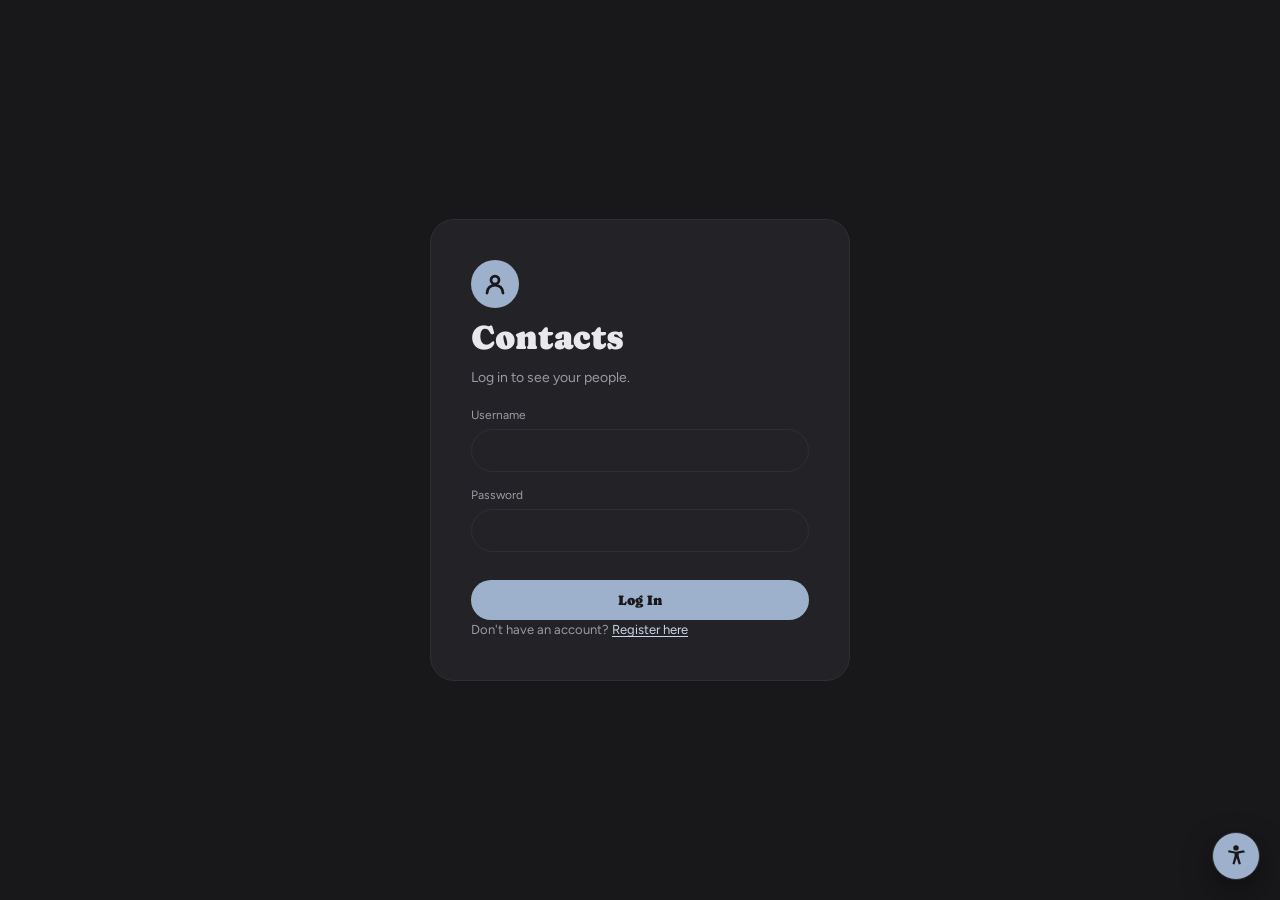
<file: frontend/index.html>
<!DOCTYPE html>
<html lang="en">
<head>
	<title>Personal Contact Manager</title>
	<meta charset="UTF-8">
	<meta name="viewport" content="width=device-width, initial-scale=1">
	<meta name="description" content="Log in or create an account to manage your personal contacts.">
	<link rel="icon" href="favicon.svg" type="image/svg+xml">
	<link href="css/styles.css" rel="stylesheet">
	<link href="css/accessibility.css" rel="stylesheet">
	<link href="https://fonts.googleapis.com/css2?family=Caprasimo&family=Figtree:wght@400;600;700&display=swap" rel="stylesheet">
</head>
<body class="auth-page" onload="onIndexLoad();">

<!-- Initial page per spec: user must be able to log in OR register here. -->
<!-- showLoginForm() / showRegisterForm() in js/auth.js swap the two cards.  -->
<!-- Both cards live inside this one <main> so that whichever card is shown  -->
<!-- sits in a landmark (axe: landmark-one-main, region). js/auth.js sets    -->
<!-- style.display on the cards themselves, which this wrapper does not      -->
<!-- touch.                                                                  -->
<main class="auth-main">

<div id="loginDiv" class="auth-card reveal">
	<div class="auth-head">
		<span class="auth-mark" aria-hidden="true">
			<svg width="24" height="24" viewBox="0 0 24 24" fill="none" stroke="currentColor" stroke-width="2.75" stroke-linecap="round" stroke-linejoin="round"><circle cx="12" cy="8" r="4"/><path d="M4 21a8 8 0 0 1 16 0"/></svg>
		</span>
		<h1 id="title">Contacts</h1>
		<p class="auth-lede">Log in to see your people.</p>
	</div>

	<form id="loginForm" class="auth-form" onsubmit="doLogin(); return false;">
		<div class="field">
			<label for="loginUsername">Username</label>
			<input type="text" id="loginUsername" class="input" autocomplete="username" />
		</div>
		<div class="field">
			<label for="loginPassword">Password</label>
			<input type="password" id="loginPassword" class="input" autocomplete="current-password" />
		</div>
		<span id="loginResult" aria-live="polite"></span>
		<button type="submit" id="loginButton" class="btn btn-primary btn-block">Log In</button>
	</form>

	<p class="switchText">
		Don't have an account?
		<a href="#" onclick="showRegisterForm(); return false;">Register here</a>
	</p>
</div>

<div id="registerDiv" class="auth-card" style="display:none;">
	<div class="auth-head">
		<span class="auth-mark" aria-hidden="true">
			<svg width="24" height="24" viewBox="0 0 24 24" fill="none" stroke="currentColor" stroke-width="2.75" stroke-linecap="round" stroke-linejoin="round"><circle cx="12" cy="8" r="4"/><path d="M4 21a8 8 0 0 1 16 0"/></svg>
		</span>
		<h1 class="auth-title">Contacts</h1>
		<p class="auth-lede">Create an account to start your list.</p>
	</div>

	<form id="registerForm" class="auth-form" onsubmit="doRegister(); return false;">
		<div class="field-row">
			<div class="field">
				<label for="registerFirstName">First name</label>
				<input type="text" id="registerFirstName" class="input" autocomplete="given-name" />
			</div>
			<div class="field">
				<label for="registerLastName">Last name</label>
				<input type="text" id="registerLastName" class="input" autocomplete="family-name" />
			</div>
		</div>
		<div class="field">
			<label for="registerUsername">Username</label>
			<input type="text" id="registerUsername" class="input" autocomplete="username" />
		</div>
		<div class="field">
			<label for="registerPassword">Password</label>
			<input type="password" id="registerPassword" class="input" autocomplete="new-password" />
		</div>
		<div class="field">
			<label for="registerConfirmPassword">Confirm password</label>
			<input type="password" id="registerConfirmPassword" class="input" autocomplete="new-password" />
		</div>
		<span id="registerResult" aria-live="polite"></span>
		<button type="submit" id="registerButton" class="btn btn-primary btn-block">Sign Up</button>
	</form>

	<p class="switchText">
		Already have an account?
		<a href="#" onclick="showLoginForm(); return false;">Log in here</a>
	</p>
</div>

</main>

<script type="text/javascript" src="js/config.js"></script>
<script type="text/javascript" src="js/api.js"></script>
<script type="text/javascript" src="js/auth.js"></script>
<script type="text/javascript" src="js/accessibility.js"></script>
<script type="text/javascript" src="js/scroll-reveal.js"></script>
</body>
</html>
</file>
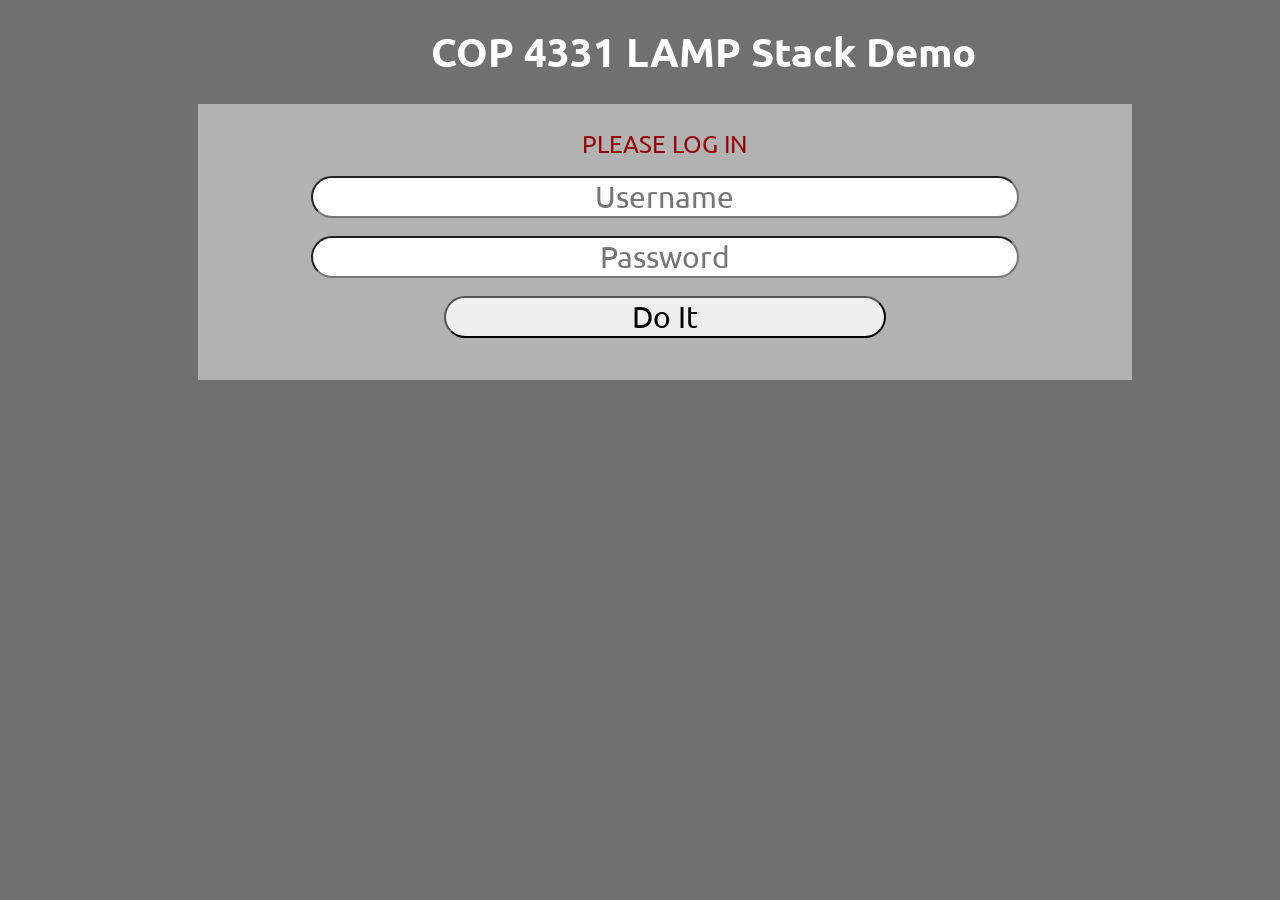
<file: LAMP Stack/LAMP Stack/index.html>
<html>
<head>
	<title>COP 4331 LAMP Stack Demo</title>
	<script type="text/javascript" src="js/md5.js"></script>
	<script type="text/javascript" src="js/code.js"></script>
    <link href="css/styles.css" rel="stylesheet">	
    <link href="https://fonts.googleapis.com/css?family=Ubuntu" rel="stylesheet">
</head>
<body>

<h1 id="title">COP 4331 LAMP Stack Demo</h1>

<div id="loginDiv">
	<span id="inner-title">PLEASE LOG IN</span>
	<input type="text" id="loginName" placeholder="Username" /><br />
	<input type="password" id="loginPassword" placeholder="Password"/><br />
	<button type="button" id="loginButton" class="buttons" onclick="doLogin();"> Do It </button>
	<span id="loginResult"></span>
</div>

</body>
</html>
</file>
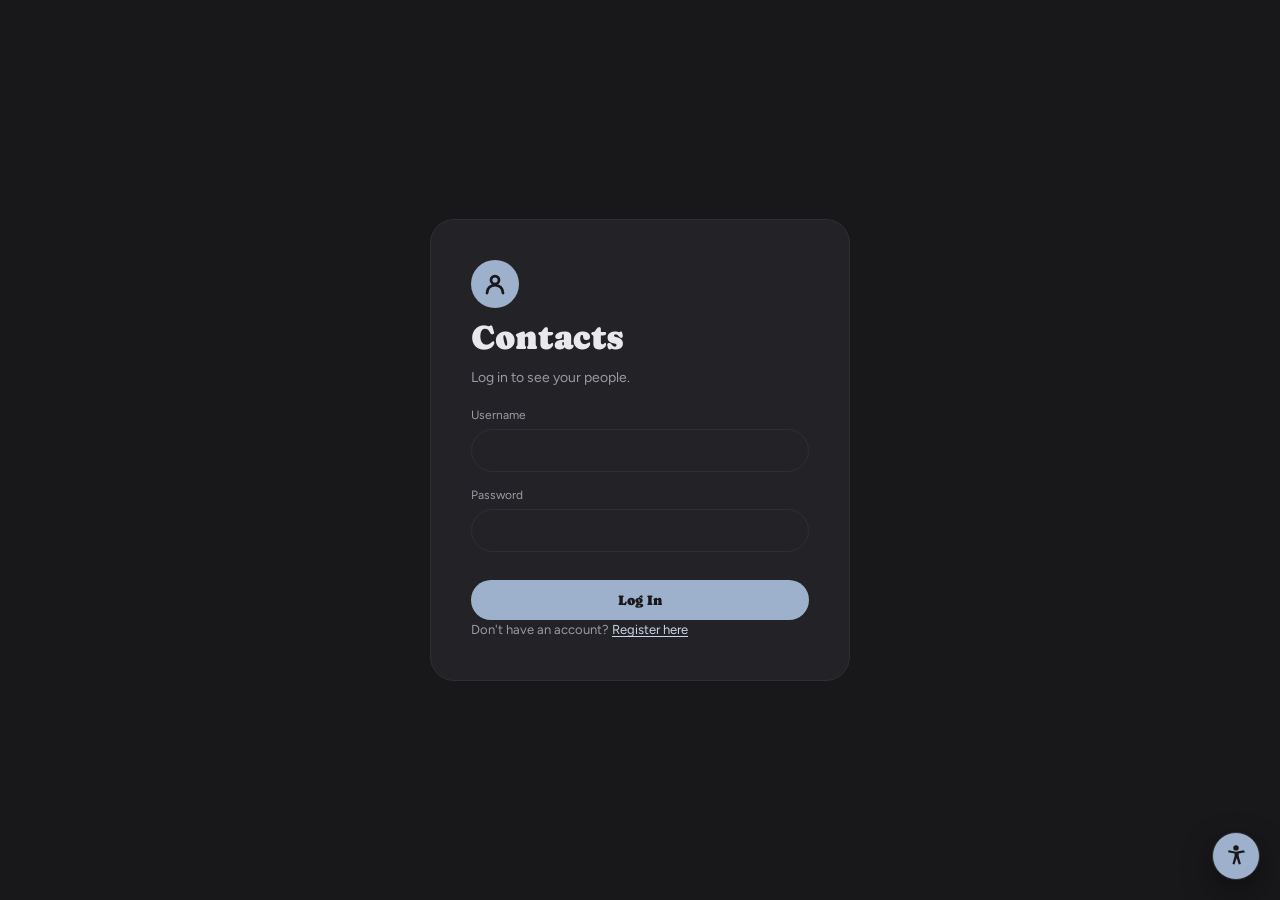
<file: frontend/contacts.html>
<!DOCTYPE html>
<html lang="en">
<head>
	<title>My Contacts - Personal Contact Manager</title>
	<meta charset="UTF-8">
	<meta name="viewport" content="width=device-width, initial-scale=1">
	<meta name="description" content="Search, add, edit, and delete your personal contacts.">
	<link rel="icon" href="favicon.svg" type="image/svg+xml">
	<link href="css/styles.css" rel="stylesheet">
	<link href="css/accessibility.css" rel="stylesheet">
	<link href="https://fonts.googleapis.com/css2?family=Caprasimo&family=Figtree:wght@400;600;700&display=swap" rel="stylesheet">
</head>
<body onload="onContactsLoad();">

<!-- Top bar: title | search pill | + Add Contact | account bubble.        -->
<!-- The bubble's dropdown holds what #loggedInDiv used to show inline      -->
<!-- (name + logout); open/close/outside-click/escape logic is in js/auth.js -->
<header class="topbar">
	<h1 id="title">Contacts</h1>

	<!-- Server-side search: the query is sent to the API on every keystroke, -->
	<!-- results are never filtered from a locally cached contact list.       -->
	<!-- #searchField narrows which column SearchContacts.php matches against -->
	<!-- (all/name/phone/email) -- see js/contacts.js:searchContacts().       -->
	<div class="search-row">
		<div id="searchDiv" class="search">
			<svg width="15" height="15" viewBox="0 0 24 24" fill="none" stroke="currentColor" stroke-width="2.75" stroke-linecap="round" aria-hidden="true"><circle cx="11" cy="11" r="8"/><path d="m21 21-4.3-4.3"/></svg>
			<label for="searchText" class="visually-hidden">Search Contacts</label>
			<input type="text" id="searchText" placeholder="Search contacts&hellip;" autocomplete="off" oninput="searchContacts();" />
		</div>
		<label for="searchField" class="visually-hidden">Search by</label>
		<select id="searchField" class="search-field" onchange="searchContacts();">
			<option value="all" selected>All fields</option>
			<option value="name">Name</option>
			<option value="phone">Phone</option>
			<option value="email">Email</option>
		</select>
	</div>

	<div id="accountControls">
		<button type="button" id="openAddContactBtn" class="btn btn-primary" aria-haspopup="dialog" aria-expanded="false" aria-controls="addContactDiv" onclick="openAddContact(this);">+ Add Contact</button>

		<div id="profileBubbleWrap">
			<button type="button" id="profileToggleBtn" class="profile-bubble" aria-haspopup="true" aria-expanded="false" aria-controls="profileMenu" aria-label="Account menu" onclick="toggleProfileMenu();">
				<span id="profileInitials" aria-hidden="true"></span>
			</button>
			<div id="profileMenu" role="menu" aria-label="Account" hidden>
				<span id="userName" role="presentation"></span>
				<button type="button" id="logoutButton" class="menu-item" role="menuitem" onclick="doLogout();">Log Out</button>
			</div>
		</div>
	</div>
</header>

<main>
	<!-- Heading copy is set by js/contacts.js:                                -->
	<!--   empty search  -> "All contacts"  + #resultCount "24 contacts"       -->
	<!--   active search -> "Results"       + #resultCount "2 of 24 contacts   -->
	<!--                                       match &ldquo;oka&rdquo;"         -->
	<!-- #searchResult carries "Searching&hellip;" / "No contacts found".      -->
	<div class="results-head">
		<div class="results-title">
			<h2 id="resultsHeading">All contacts</h2>
			<span id="resultCount"></span>
			<span id="searchResult"></span>
			<!-- The one live region for this view: js/contacts.js composes -->
			<!-- "Results, 2 of 24 contacts match ..." into it, so a search   -->
			<!-- narrowing to a NON-ZERO count is announced too (#resultsHeading -->
			<!-- and #resultCount are plain text and would otherwise be silent). -->
			<span id="resultsAnnouncement" class="visually-hidden" role="status" aria-live="polite"></span>
		</div>
		<!-- Client-side sort of the returned results only (never the full list) -->
		<div class="seg" role="group" aria-label="Sort">
			<button type="button" id="sortFirstButton" aria-pressed="true"><svg width="12" height="12" viewBox="0 0 24 24" fill="none" stroke="currentColor" stroke-width="2.75" stroke-linecap="round" stroke-linejoin="round" aria-hidden="true"><path d="m21 16-4 4-4-4M17 20V4M3 8l4-4 4 4M7 4v16"/></svg>First A&rarr;Z</button>
			<button type="button" id="sortLastButton" aria-pressed="false">Last A&rarr;Z</button>
		</div>
	</div>

	<!-- Card grid. #contactsTable is the wrapper, #contactsTableBody is the  -->
	<!-- grid itself (ids kept so js/contacts.js still finds them). Cards are -->
	<!-- injected by renderContacts(); see #cardTemplate / #skeletonTemplate  -->
	<!-- below for the exact structure to emit.                               -->
	<div id="contactsListDiv" class="reveal">
		<div id="contactsTable">
			<div id="contactsTableBody" class="grid">
				<!-- cards injected by js/contacts.js -> renderContacts() -->
			</div>
		</div>
	</div>

	<!-- Legacy horizontal-scroll hint; the card grid never scrolls sideways, -->
	<!-- so this stays hidden unless js/contacts.js decides otherwise.        -->
	<p id="tableScrollHint" class="hidden">Scroll to see more &rarr;</p>

	<!-- Shown instead of the grid when there are no contacts and no search. -->
	<div id="emptyState" class="empty hidden">
		<span class="ring"><svg width="26" height="26" viewBox="0 0 24 24" fill="none" stroke="currentColor" stroke-width="2.75" stroke-linecap="round" stroke-linejoin="round" aria-hidden="true"><circle cx="12" cy="8" r="4"/><path d="M4 21a8 8 0 0 1 16 0"/></svg></span>
		<h3>No contacts yet</h3>
		<p>Add your first person and they&rsquo;ll show up here.</p>
		<button type="button" id="emptyAddContactBtn" class="btn btn-primary" onclick="openAddContact(this);">+ Add Contact</button>
	</div>
</main>

<!-- Phone-only floating add button (the top-bar button is hidden < 600px). -->
<button type="button" id="addContactFab" class="fab" aria-label="Add contact" onclick="openAddContact(this);">+</button>

<!-- ===================================================================== -->
<!-- Markup contracts for js/contacts.js. Templates are inert; clone them   -->
<!-- and fill every contact field with textContent (issue #82).            -->
<!-- ===================================================================== -->
<template id="cardTemplate">
	<article class="card">
		<div class="card-head">
			<span class="avatar" aria-hidden="true"></span>
			<span class="card-name"></span>
			<button type="button" class="icon-btn edit-btn"><svg width="15" height="15" viewBox="0 0 24 24" fill="none" stroke="currentColor" stroke-width="2.75" stroke-linecap="round" stroke-linejoin="round" aria-hidden="true"><path d="M17 3a2.8 2.8 0 1 1 4 4L7.5 20.5 2 22l1.5-5.5Z"/></svg></button>
			<button type="button" class="icon-btn delete-btn"><svg width="15" height="15" viewBox="0 0 24 24" fill="none" stroke="currentColor" stroke-width="2.75" stroke-linecap="round" stroke-linejoin="round" aria-hidden="true"><path d="M3 6h18M8 6V4h8v2M6 6l1 14h10l1-14"/></svg></button>
			<svg class="card-chevron" width="16" height="16" viewBox="0 0 24 24" fill="none" stroke="currentColor" stroke-width="2.75" stroke-linecap="round" stroke-linejoin="round" aria-hidden="true"><path d="m9 18 6-6-6-6"/></svg>
		</div>
		<div class="card-body"><span class="card-phone"></span><span class="card-email"></span></div>
	</article>
</template>

<!-- Loading state: clone 2-6 of these into #contactsTableBody while the -->
<!-- request is in flight and set #searchResult to "Searching&hellip;".  -->
<template id="skeletonTemplate">
	<article class="card skeleton" aria-hidden="true">
		<div class="card-head"><span class="avatar"></span><span class="bar name"></span></div>
		<div class="card-body"><span class="bar" style="width:90px"></span><span class="bar" style="width:150px"></span></div>
	</article>
</template>

<!-- Add Contact side panel: hidden until openAddContact() (js/contacts.js) -->
<!-- adds "open" to the overlay -- triggered by the + buttons above.        -->
<div id="addContactOverlay" class="modal-overlay">
	<div id="addContactDiv" class="panel modal-panel" role="dialog" aria-modal="true" aria-labelledby="addContactTitle" tabindex="-1">
		<div class="panel-head">
			<h2 id="addContactTitle" class="inner-title">Add contact</h2>
			<button type="button" class="icon-btn" aria-label="Close add contact form" onclick="closeAddContact();"><svg width="16" height="16" viewBox="0 0 24 24" fill="none" stroke="currentColor" stroke-width="2.75" stroke-linecap="round" aria-hidden="true"><path d="M18 6 6 18M6 6l12 12"/></svg></button>
		</div>

		<div class="field-row">
			<div class="field">
				<label for="addFirstName">First name</label>
				<input type="text" id="addFirstName" class="input" autocomplete="off" />
			</div>
			<div class="field">
				<label for="addLastName">Last name</label>
				<input type="text" id="addLastName" class="input" autocomplete="off" />
			</div>
		</div>

		<div class="field">
			<label for="addPhone">Phone</label>
			<div class="with-copy">
				<input type="tel" id="addPhone" class="input" autocomplete="off" />
				<button type="button" class="icon-btn lg" aria-label="Copy phone" data-copy="addPhone"><svg width="15" height="15" viewBox="0 0 24 24" fill="none" stroke="currentColor" stroke-width="2.75" stroke-linecap="round" stroke-linejoin="round" aria-hidden="true"><rect x="9" y="9" width="13" height="13" rx="3"/><path d="M5 15H4a2 2 0 0 1-2-2V4a2 2 0 0 1 2-2h9a2 2 0 0 1 2 2v1"/></svg></button>
			</div>
		</div>

		<div class="field">
			<label for="addEmail">Email</label>
			<div class="with-copy">
				<input type="email" id="addEmail" class="input" autocomplete="off" />
				<button type="button" class="icon-btn lg" aria-label="Copy email" data-copy="addEmail"><svg width="15" height="15" viewBox="0 0 24 24" fill="none" stroke="currentColor" stroke-width="2.75" stroke-linecap="round" stroke-linejoin="round" aria-hidden="true"><rect x="9" y="9" width="13" height="13" rx="3"/><path d="M5 15H4a2 2 0 0 1-2-2V4a2 2 0 0 1 2-2h9a2 2 0 0 1 2 2v1"/></svg></button>
			</div>
		</div>

		<span id="addContactResult" aria-live="polite"></span>

		<div class="panel-actions">
			<div class="row">
				<button type="button" id="addContactButton" class="btn btn-primary" onclick="addContact();">Add Contact</button>
				<button type="button" id="cancelAddButton" class="btn btn-outline" onclick="closeAddContact();">Cancel</button>
			</div>
		</div>
	</div>
</div>

<!-- Edit side panel: hidden until editContact() (js/contacts.js) adds "open" -->
<!-- to the overlay -- triggered by a card's Edit button and populated from   -->
<!-- that card's data.                                                        -->
<div id="editContactOverlay" class="modal-overlay">
	<div id="editContactDiv" class="panel modal-panel" role="dialog" aria-modal="true" aria-labelledby="editContactTitle" tabindex="-1">
		<div class="panel-head">
			<h2 id="editContactTitle" class="inner-title">Edit contact</h2>
			<button type="button" class="icon-btn" aria-label="Close edit contact form" onclick="cancelEditContact();"><svg width="16" height="16" viewBox="0 0 24 24" fill="none" stroke="currentColor" stroke-width="2.75" stroke-linecap="round" aria-hidden="true"><path d="M18 6 6 18M6 6l12 12"/></svg></button>
		</div>

		<div class="panel-id">
			<span id="editContactAvatar" class="avatar lg" aria-hidden="true"></span>
			<span id="editContactIdLabel"></span>
		</div>
		<input type="hidden" id="editContactId" />

		<div class="field-row">
			<div class="field">
				<label for="editFirstName">First name</label>
				<input type="text" id="editFirstName" class="input" autocomplete="off" />
			</div>
			<div class="field">
				<label for="editLastName">Last name</label>
				<input type="text" id="editLastName" class="input" autocomplete="off" />
			</div>
		</div>

		<div class="field">
			<label for="editPhone">Phone</label>
			<div class="with-copy">
				<input type="tel" id="editPhone" class="input" autocomplete="off" />
				<button type="button" class="icon-btn lg" aria-label="Copy phone" data-copy="editPhone"><svg width="15" height="15" viewBox="0 0 24 24" fill="none" stroke="currentColor" stroke-width="2.75" stroke-linecap="round" stroke-linejoin="round" aria-hidden="true"><rect x="9" y="9" width="13" height="13" rx="3"/><path d="M5 15H4a2 2 0 0 1-2-2V4a2 2 0 0 1 2-2h9a2 2 0 0 1 2 2v1"/></svg></button>
			</div>
		</div>

		<div class="field">
			<label for="editEmail">Email</label>
			<div class="with-copy">
				<input type="email" id="editEmail" class="input" autocomplete="off" />
				<button type="button" class="icon-btn lg" aria-label="Copy email" data-copy="editEmail"><svg width="15" height="15" viewBox="0 0 24 24" fill="none" stroke="currentColor" stroke-width="2.75" stroke-linecap="round" stroke-linejoin="round" aria-hidden="true"><rect x="9" y="9" width="13" height="13" rx="3"/><path d="M5 15H4a2 2 0 0 1-2-2V4a2 2 0 0 1 2-2h9a2 2 0 0 1 2 2v1"/></svg></button>
			</div>
		</div>

		<span id="editContactResult" aria-live="polite"></span>

		<div class="panel-actions">
			<div class="row">
				<button type="button" id="saveEditButton" class="btn btn-primary" onclick="saveEditContact();">Save changes</button>
				<button type="button" id="cancelEditButton" class="btn btn-outline" onclick="cancelEditContact();">Cancel</button>
			</div>
			<button type="button" id="deleteFromEditButton" class="btn btn-text danger">Delete this contact</button>
		</div>
	</div>
</div>

<!-- Delete confirmation, replaces confirm(). js/contacts.js toggles "open", -->
<!-- fills #deleteTitle with "Delete {First Last}?" and focuses Keep.        -->
<div id="deleteOverlay" class="dialog-overlay">
	<div id="deleteDialog" class="dialog modal-panel" role="dialog" aria-modal="true" aria-labelledby="deleteTitle" aria-describedby="deleteBody" tabindex="-1">
		<h2 id="deleteTitle">Delete this contact?</h2>
		<p id="deleteBody">This removes the contact from your list. There is no undo.</p>
		<!-- Delete failure text. role="alert" so the reason the dialog stayed -->
		<!-- open is announced; it is empty and hidden except on a failure, so   -->
		<!-- it never competes with #resultsAnnouncement (the one results live  -->
		<!-- region) and never fires on the success path.                       -->
		<span id="deleteResult" role="alert" hidden></span>
		<div class="dialog-actions">
			<button type="button" id="deleteKeepButton" class="btn btn-outline">Keep</button>
			<button type="button" id="deleteConfirmButton" class="btn btn-danger">Delete</button>
		</div>
	</div>
</div>

<!-- Session-expired dialog: js/contacts.js polls for the 30-minute cookie   -->
<!-- lapsing and opens this. No Escape/outside-click dismissal -- Log In is  -->
<!-- the only way out.                                                       -->
<div id="sessionExpiredOverlay" class="dialog-overlay">
	<div id="sessionExpiredDialog" class="dialog modal-panel" role="dialog" aria-modal="true" aria-labelledby="sessionExpiredTitle" aria-describedby="sessionExpiredBody" tabindex="-1">
		<h2 id="sessionExpiredTitle">Your session expired</h2>
		<p id="sessionExpiredBody">Please log in again to keep working with your contacts.</p>
		<div class="dialog-actions">
			<button type="button" id="sessionExpiredLoginButton" class="btn btn-primary" onclick="doLogout();">Log In</button>
		</div>
	</div>
</div>

<!-- Success toast: set #toastText, unhide, hide again after 2500ms. -->
<div id="toast" class="toast" role="status" aria-live="polite" hidden>
	<span class="check"><svg width="12" height="12" viewBox="0 0 24 24" fill="none" stroke="currentColor" stroke-width="3" stroke-linecap="round" stroke-linejoin="round" aria-hidden="true"><path d="M20 6 9 17l-5-5"/></svg></span>
	<span id="toastText"></span>
</div>

<script type="text/javascript" src="js/config.js"></script>
<script type="text/javascript" src="js/api.js"></script>
<script type="text/javascript" src="js/auth.js"></script>
<script type="text/javascript" src="js/contacts.js"></script>
<script type="text/javascript" src="js/accessibility.js"></script>
<script type="text/javascript" src="js/scroll-reveal.js"></script>
</body>
</html>
</file>
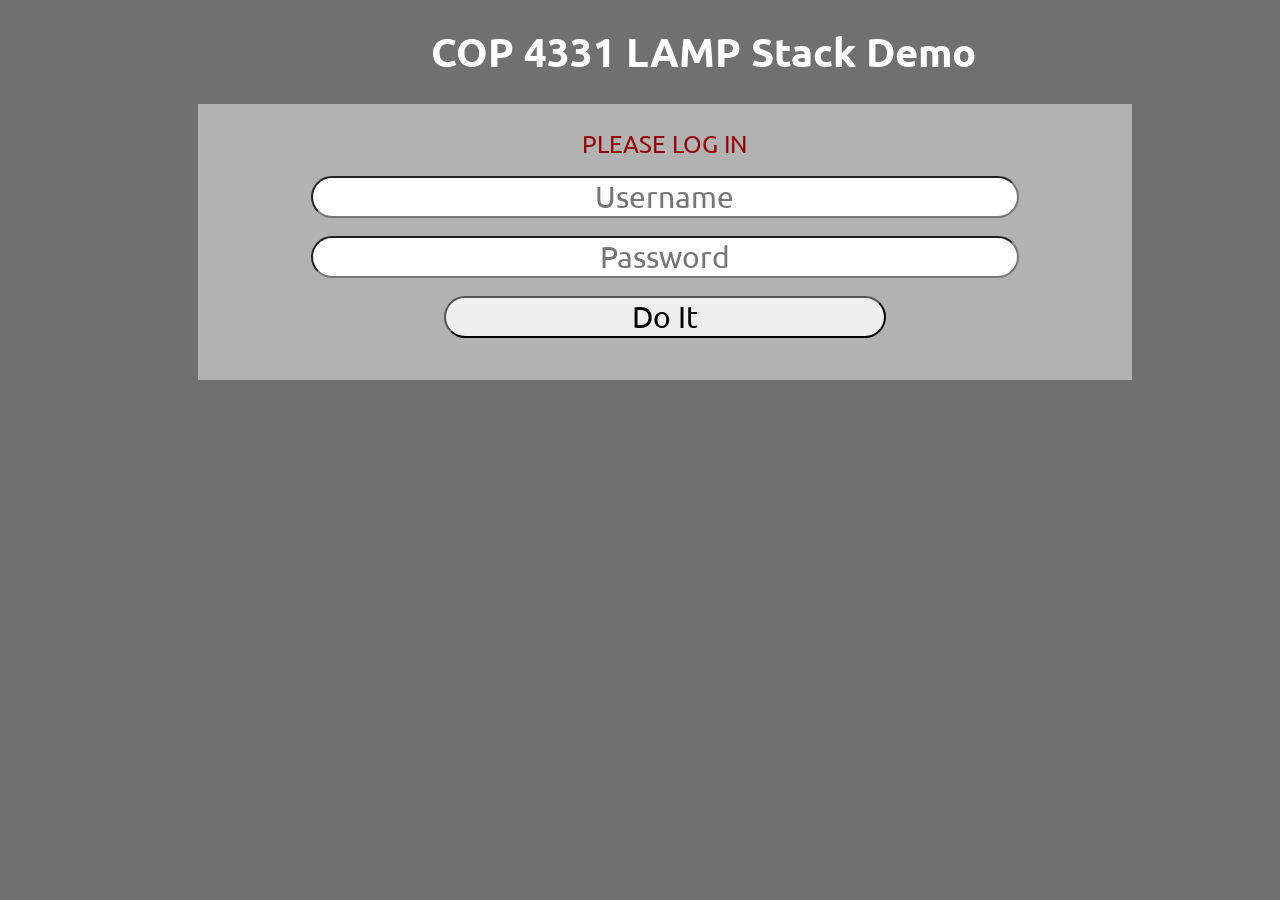
<file: LAMP Stack/LAMP Stack/color.html>
<html>
<head>
	<title>COP 4331 LAMP Stack Demo</title>
	<script type="text/javascript" src="js/code.js"></script>
    <link href="css/styles.css" rel="stylesheet">	
    <link href="https://fonts.googleapis.com/css?family=Ubuntu" rel="stylesheet">
	
	<script type="text/javascript">
	document.addEventListener('DOMContentLoaded', function() 
	{
		readCookie();
	}, false);
	</script>
	
</head>
<body>

<h1 id="title">COP 4331 LAMP Stack Demo</h1>

<div id="loggedInDiv">
	<span id="userName"></span><br />
	<button type="button" id="logoutButton" class="buttons" onclick="doLogout();"> Log Out </button>
</div>

<div id="accessUIDiv">
	<br />

	<input type="text" id="searchText" placeholder="Color To Search For"/>
	<button type="button" id="searchColorButton" class="buttons" onclick="searchColor();"> Search Color </button><br />
	<span id="colorSearchResult"></span>
	<p id="colorList">
	</p><br /><br />

	<input type="text" id="colorText" placeholder="Color To Add">
	<button type="button" id="addColorButton" class="buttons" onclick="addColor();"> Add Color </button><br />
	<span id="colorAddResult"></span>
</div>

</body>
</html>
</file>
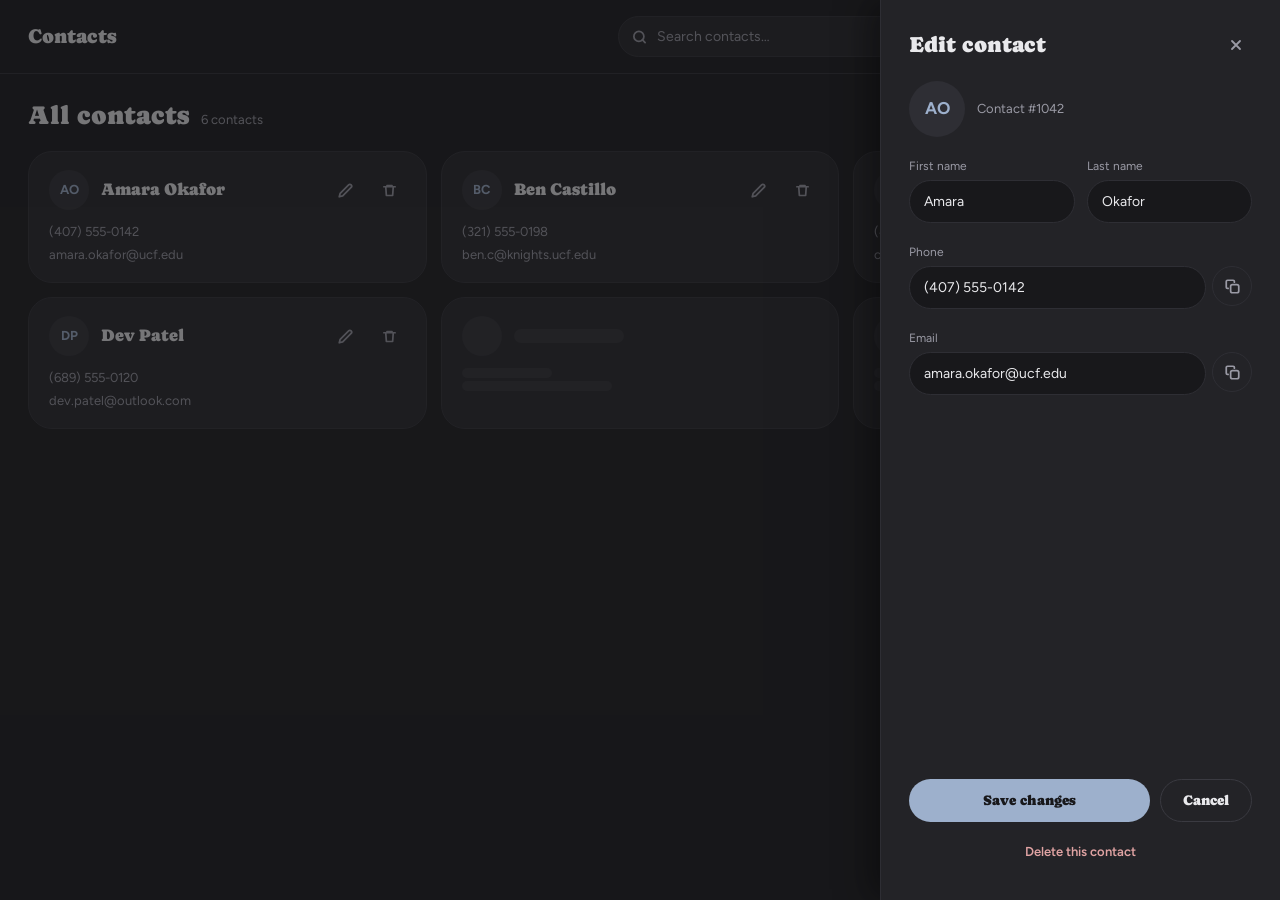
<file: ref_frontend/handoff/contacts-sample.html>
<!DOCTYPE html>
<html lang="en">
<head>
<meta charset="UTF-8">
<meta name="viewport" content="width=device-width, initial-scale=1">
<title>My Contacts — reference implementation</title>
<!--
  REFERENCE SAMPLE for the locked design (see DESIGN_GUIDE.md).
  Static: no API calls. Element ids match frontend/contacts.html so js/contacts.js and js/auth.js
  can be dropped in unchanged. Copy the <style> block into frontend/css/styles.css.
  Panel/dialog are shown via the "open" class, same as the existing modal-overlay pattern.
-->
<link href="https://fonts.googleapis.com/css2?family=Caprasimo&family=Figtree:wght@400;600;700&display=swap" rel="stylesheet">
<style>
:root{
  --bg:#18181B; --surface:#232327; --raised:#2E2E34; --raised-hover:#3A3A41; --border-hover:#4A4A55;
  --text:#E9E9EC; --text-muted:#9A9AA5;
  --accent:#9DB0CC; --accent-hover:#B3C3DA; --accent-soft:#C9D4E6;
  --danger:#E0A3A3; --danger-hover:#ECB8B8; --on-accent:#18181B;
  --scrim:rgba(24,24,27,.55);
  --font-display:'Caprasimo',serif; --font-body:'Figtree',system-ui,sans-serif;
  --shadow-float:0 12px 32px rgba(0,0,0,.4);
  --r-card:24px; --r-dialog:28px; --r-menu:16px; --r-pill:999px;
}
*{box-sizing:border-box}
body{margin:0;background:var(--bg);color:var(--text);font-family:var(--font-body);font-size:14px;line-height:1.5}
button,input{font:inherit}
button{cursor:pointer}
:focus{outline:none}
:focus-visible{outline:2px solid var(--accent);outline-offset:2px}
svg{display:block;flex:none}
.visually-hidden{position:absolute;width:1px;height:1px;overflow:hidden;clip:rect(0 0 0 0);white-space:nowrap}
.hidden{display:none!important}

/* ---- top bar ---- */
.topbar{display:flex;align-items:center;gap:18px;padding:16px 28px;border-bottom:1px solid var(--raised)}
#title{font-family:var(--font-display);font-weight:400;font-size:20px;margin:0}
.search{flex:1;max-width:420px;margin-left:auto;position:relative}
.search svg{position:absolute;left:14px;top:50%;transform:translateY(-50%);color:var(--text-muted)}
#searchText{width:100%;padding:9px 16px 9px 38px;border-radius:var(--r-pill);border:1px solid var(--raised);background:var(--surface);color:var(--text);caret-color:var(--accent)}
#searchText::placeholder{color:var(--text-muted)}
#searchText:hover{border-color:var(--border-hover)}
#searchText:focus-visible{border-color:var(--accent);outline-offset:0}

/* ---- buttons ---- */
.btn{display:inline-flex;align-items:center;justify-content:center;gap:6px;white-space:nowrap;border:1px solid transparent;border-radius:var(--r-pill);padding:10px 18px;font-family:var(--font-display);font-size:14px;line-height:1.2;color:var(--text);background:transparent;min-height:40px;transition:background-color .15s ease,border-color .15s ease,color .15s ease}
.btn-primary{background:var(--accent);color:var(--on-accent)}
.btn-primary:hover{background:var(--accent-hover)}
.btn-outline{border-color:var(--raised-hover)}
.btn-outline:hover{background:var(--raised)}
.btn-danger{background:var(--danger);color:var(--on-accent)}
.btn-danger:hover{background:var(--danger-hover)}
.btn-text{font-family:var(--font-body);font-weight:600;font-size:13px;padding:8px}
.btn-text.danger{color:var(--danger)}
.btn-text:hover{background:var(--raised)}
.icon-btn{display:inline-flex;align-items:center;justify-content:center;width:32px;height:32px;padding:0;border:0;border-radius:var(--r-pill);background:transparent;color:var(--text-muted);transition:background-color .15s ease,color .15s ease}
.icon-btn:hover{background:var(--raised);color:var(--text)}
.icon-btn.lg{width:40px;height:40px;border:1px solid var(--raised)}
.profile-bubble{width:40px;height:40px;border:0;border-radius:var(--r-pill);background:var(--raised);color:var(--text);font-weight:700;font-size:13px;display:flex;align-items:center;justify-content:center}
.profile-bubble:hover{background:var(--raised-hover)}
#profileBubbleWrap{position:relative}
#profileMenu{position:absolute;top:calc(100% + 8px);right:0;min-width:200px;background:var(--raised);border:1px solid var(--border-hover);border-radius:var(--r-menu);padding:6px;box-shadow:var(--shadow-float);display:flex;flex-direction:column;gap:2px}
#profileMenu[hidden]{display:none}
#profileMenu #userName{display:block;font-size:12px;color:var(--text-muted);padding:8px 12px 4px}
#profileMenu .menu-item{text-align:left;background:transparent;border:0;border-radius:10px;padding:8px 12px;font-weight:600;font-size:13px;color:var(--text)}
#profileMenu .menu-item:hover{background:var(--raised-hover)}

/* ---- results header ---- */
main{padding:22px 28px;display:flex;flex-direction:column;gap:16px}
.results-head{display:flex;justify-content:space-between;align-items:center;gap:16px;flex-wrap:wrap}
.results-head h2{font-family:var(--font-display);font-weight:400;font-size:26px;margin:0}
.results-title{display:flex;align-items:baseline;gap:12px}
#searchResult,#resultCount{font-size:13px;color:var(--text-muted)}
.seg{display:inline-flex;border:1px solid var(--raised);border-radius:var(--r-pill);overflow:hidden;font-size:12px;font-weight:600}
.seg button{display:flex;white-space:nowrap;align-items:center;gap:6px;padding:7px 14px;border:0;background:transparent;color:var(--text-muted)}
.seg button:hover{background:var(--surface)}
.seg button[aria-pressed="true"]{background:var(--raised);color:var(--text)}

/* ---- card grid ---- */
.grid{display:grid;grid-template-columns:repeat(3,minmax(0,1fr));gap:14px}
.card{background:var(--surface);border:1px solid var(--raised);border-radius:var(--r-card);padding:18px 20px;display:flex;flex-direction:column;gap:12px;transition:border-color .15s ease}
.card:hover,.card:focus-within{border-color:var(--border-hover)}
.card-head{display:flex;align-items:center;gap:12px}
.avatar{width:40px;height:40px;flex:none;border-radius:var(--r-pill);background:var(--raised);color:var(--accent);font-weight:700;font-size:13px;display:flex;align-items:center;justify-content:center}
.avatar.lg{width:56px;height:56px;font-size:17px}
.card-name{flex:1;min-width:0;font-family:var(--font-display);font-size:17px;white-space:nowrap;overflow:hidden;text-overflow:ellipsis}
.card-body{display:flex;flex-direction:column;gap:3px;font-size:13px;color:var(--text-muted)}
.card-body span{white-space:nowrap;overflow:hidden;text-overflow:ellipsis}
.card.skeleton .bar{height:10px;border-radius:var(--r-pill);background:var(--raised)}
.card.skeleton .bar.name{height:14px;width:110px}

/* ---- empty state ---- */
.empty{display:flex;flex-direction:column;align-items:center;text-align:center;gap:14px;padding:64px 24px}
.empty .ring{width:64px;height:64px;border-radius:var(--r-pill);background:var(--surface);border:1px solid var(--raised);color:var(--accent);display:flex;align-items:center;justify-content:center}
.empty h3{font-family:var(--font-display);font-weight:400;font-size:22px;margin:0}
.empty p{margin:0;color:var(--text-muted);max-width:280px}

/* ---- side panel (Add / Edit) ---- */
.modal-overlay{position:fixed;inset:0;z-index:1000;background:var(--scrim);opacity:0;visibility:hidden;transition:opacity .25s ease,visibility .25s ease}
.modal-overlay.open{opacity:1;visibility:visible}
.panel{position:absolute;top:0;right:0;bottom:0;width:400px;max-width:100%;background:var(--surface);border-left:1px solid var(--raised);box-shadow:-12px 0 32px rgba(0,0,0,.4);padding:28px;display:flex;flex-direction:column;gap:20px;overflow-y:auto;transform:translateX(24px);transition:transform .25s ease}
.modal-overlay.open .panel{transform:none}
.panel-head{display:flex;align-items:center;justify-content:space-between}
.inner-title{font-family:var(--font-display);font-weight:400;font-size:22px;margin:0}
.panel-id{display:flex;align-items:center;gap:12px;font-size:13px;color:var(--text-muted)}
.field{display:flex;flex-direction:column;gap:5px}
.field label{font-size:12px;color:var(--text-muted)}
.field-row{display:grid;grid-template-columns:1fr 1fr;gap:12px}
.input{width:100%;min-width:0;padding:10px 14px;border-radius:var(--r-pill);border:1px solid var(--raised);background:var(--bg);color:var(--text);caret-color:var(--accent);transition:border-color .15s ease}
.input:hover{border-color:var(--border-hover)}
.input:focus-visible{border-color:var(--accent);outline-offset:0}
.with-copy{display:flex;gap:6px}
.with-copy .input{flex:1}
.panel-actions{margin-top:auto;display:flex;flex-direction:column;gap:10px}
.panel-actions .row{display:flex;gap:10px}
.panel-actions .row .btn-primary{flex:1;padding:12px 22px}
.panel-actions .row .btn-outline{padding:12px 22px}
#addContactResult,#editContactResult{font-size:13px;font-weight:600;color:var(--danger)}

/* ---- delete dialog ---- */
.dialog-overlay{position:fixed;inset:0;z-index:1100;display:grid;place-items:center;padding:24px;background:var(--scrim);opacity:0;visibility:hidden;transition:opacity .2s ease,visibility .2s ease}
.dialog-overlay.open{opacity:1;visibility:visible}
.dialog{width:100%;max-width:380px;background:var(--surface);border:1px solid var(--raised);border-radius:var(--r-dialog);padding:26px;display:flex;flex-direction:column;gap:12px;box-shadow:var(--shadow-float)}
.dialog h2{font-family:var(--font-display);font-weight:400;font-size:20px;margin:0}
.dialog p{margin:0;color:var(--text-muted)}
.dialog-actions{display:flex;justify-content:flex-end;gap:10px;margin-top:8px}

/* ---- toast ---- */
.toast{position:fixed;white-space:nowrap;left:50%;bottom:24px;transform:translateX(-50%);z-index:1200;display:flex;align-items:center;gap:10px;background:var(--text);color:var(--on-accent);border-radius:var(--r-pill);padding:10px 18px 10px 14px;font-size:13px;font-weight:600;box-shadow:var(--shadow-float)}
.toast .check{width:20px;height:20px;border-radius:var(--r-pill);background:var(--accent);display:flex;align-items:center;justify-content:center}
.toast[hidden]{display:none}

/* ---- phone FAB (hidden on desktop) ---- */
.fab{display:none}

@media (prefers-reduced-motion:reduce){*{transition:none!important}}
@media (max-width:959px){.grid{grid-template-columns:repeat(2,minmax(0,1fr))}}
@media (max-width:599px){
  .topbar{flex-wrap:wrap;padding:20px 16px 12px}
  #title{font-size:26px}
  .search{order:3;flex-basis:100%;max-width:none;margin-left:0}
  #openAddContactBtn{display:none}
  .fab{display:flex;position:fixed;right:20px;bottom:24px;width:56px;height:56px;border:0;border-radius:var(--r-pill);background:var(--accent);color:var(--on-accent);font-size:26px;font-weight:700;align-items:center;justify-content:center;box-shadow:var(--shadow-float);z-index:900}
  .fab:hover{background:var(--accent-hover)}
  main{padding:14px 16px}
  .grid{grid-template-columns:1fr}
  .card{padding:14px 16px;border-radius:20px}
  .card .icon-btn{width:44px;height:44px}
  .panel{top:auto;width:100%;max-height:92vh;border-left:0;border-top:1px solid var(--raised);border-radius:32px 32px 0 0;padding:12px 24px 28px;transform:translateY(24px)}
  .panel::before{content:"";width:40px;height:4px;border-radius:var(--r-pill);background:var(--border-hover);align-self:center}
  .btn{min-height:44px}
}
</style>
</head>
<body>

<header class="topbar">
  <h1 id="title">Contacts</h1>
  <div class="search">
    <svg width="15" height="15" viewBox="0 0 24 24" fill="none" stroke="currentColor" stroke-width="2.75" stroke-linecap="round" aria-hidden="true"><circle cx="11" cy="11" r="8"/><path d="m21 21-4.3-4.3"/></svg>
    <label for="searchText" class="visually-hidden">Search Contacts</label>
    <input type="text" id="searchText" placeholder="Search contacts…" autocomplete="off">
  </div>
  <button type="button" id="openAddContactBtn" class="btn btn-primary" aria-haspopup="dialog" aria-expanded="false" aria-controls="addContactDiv">+ Add Contact</button>
  <div id="profileBubbleWrap">
    <button type="button" id="profileToggleBtn" class="profile-bubble" aria-haspopup="true" aria-expanded="false" aria-controls="profileMenu" aria-label="Account menu"><span id="profileInitials" aria-hidden="true">RL</span></button>
    <div id="profileMenu" role="menu" aria-label="Account" hidden>
      <span id="userName">Logged in as Rick Leinecker</span>
      <button type="button" id="logoutButton" class="menu-item" role="menuitem">Log Out</button>
    </div>
  </div>
</header>

<main>
  <div class="results-head">
    <div class="results-title">
      <h2>All contacts</h2>
      <span id="resultCount">6 contacts</span>
      <span id="searchResult" aria-live="polite"></span>
    </div>
    <div class="seg" role="group" aria-label="Sort">
      <button type="button" aria-pressed="true"><svg width="12" height="12" viewBox="0 0 24 24" fill="none" stroke="currentColor" stroke-width="2.75" stroke-linecap="round" stroke-linejoin="round" aria-hidden="true"><path d="m21 16-4 4-4-4M17 20V4M3 8l4-4 4 4M7 4v16"/></svg>First A→Z</button>
      <button type="button" aria-pressed="false">Last A→Z</button>
    </div>
  </div>

  <!-- Cards: renderContacts() should emit this structure. Sample data below. -->
  <div id="contactsListDiv" class="grid">
    <article class="card">
      <div class="card-head">
        <span class="avatar" aria-hidden="true">AO</span>
        <span class="card-name">Amara Okafor</span>
        <button type="button" class="icon-btn" aria-label="Edit Amara Okafor"><svg width="15" height="15" viewBox="0 0 24 24" fill="none" stroke="currentColor" stroke-width="2.75" stroke-linecap="round" stroke-linejoin="round" aria-hidden="true"><path d="M17 3a2.8 2.8 0 1 1 4 4L7.5 20.5 2 22l1.5-5.5Z"/></svg></button>
        <button type="button" class="icon-btn" aria-label="Delete Amara Okafor"><svg width="15" height="15" viewBox="0 0 24 24" fill="none" stroke="currentColor" stroke-width="2.75" stroke-linecap="round" stroke-linejoin="round" aria-hidden="true"><path d="M3 6h18M8 6V4h8v2M6 6l1 14h10l1-14"/></svg></button>
      </div>
      <div class="card-body"><span>(407) 555-0142</span><span>amara.okafor@ucf.edu</span></div>
    </article>
    <article class="card">
      <div class="card-head">
        <span class="avatar" aria-hidden="true">BC</span>
        <span class="card-name">Ben Castillo</span>
        <button type="button" class="icon-btn" aria-label="Edit Ben Castillo"><svg width="15" height="15" viewBox="0 0 24 24" fill="none" stroke="currentColor" stroke-width="2.75" stroke-linecap="round" stroke-linejoin="round" aria-hidden="true"><path d="M17 3a2.8 2.8 0 1 1 4 4L7.5 20.5 2 22l1.5-5.5Z"/></svg></button>
        <button type="button" class="icon-btn" aria-label="Delete Ben Castillo"><svg width="15" height="15" viewBox="0 0 24 24" fill="none" stroke="currentColor" stroke-width="2.75" stroke-linecap="round" stroke-linejoin="round" aria-hidden="true"><path d="M3 6h18M8 6V4h8v2M6 6l1 14h10l1-14"/></svg></button>
      </div>
      <div class="card-body"><span>(321) 555-0198</span><span>ben.c@knights.ucf.edu</span></div>
    </article>
    <article class="card">
      <div class="card-head">
        <span class="avatar" aria-hidden="true">CN</span>
        <span class="card-name">Chloe Nguyen</span>
        <button type="button" class="icon-btn" aria-label="Edit Chloe Nguyen"><svg width="15" height="15" viewBox="0 0 24 24" fill="none" stroke="currentColor" stroke-width="2.75" stroke-linecap="round" stroke-linejoin="round" aria-hidden="true"><path d="M17 3a2.8 2.8 0 1 1 4 4L7.5 20.5 2 22l1.5-5.5Z"/></svg></button>
        <button type="button" class="icon-btn" aria-label="Delete Chloe Nguyen"><svg width="15" height="15" viewBox="0 0 24 24" fill="none" stroke="currentColor" stroke-width="2.75" stroke-linecap="round" stroke-linejoin="round" aria-hidden="true"><path d="M3 6h18M8 6V4h8v2M6 6l1 14h10l1-14"/></svg></button>
      </div>
      <div class="card-body"><span>(407) 555-0177</span><span>chloe.nguyen@gmail.com</span></div>
    </article>
    <article class="card">
      <div class="card-head">
        <span class="avatar" aria-hidden="true">DP</span>
        <span class="card-name">Dev Patel</span>
        <button type="button" class="icon-btn" aria-label="Edit Dev Patel"><svg width="15" height="15" viewBox="0 0 24 24" fill="none" stroke="currentColor" stroke-width="2.75" stroke-linecap="round" stroke-linejoin="round" aria-hidden="true"><path d="M17 3a2.8 2.8 0 1 1 4 4L7.5 20.5 2 22l1.5-5.5Z"/></svg></button>
        <button type="button" class="icon-btn" aria-label="Delete Dev Patel"><svg width="15" height="15" viewBox="0 0 24 24" fill="none" stroke="currentColor" stroke-width="2.75" stroke-linecap="round" stroke-linejoin="round" aria-hidden="true"><path d="M3 6h18M8 6V4h8v2M6 6l1 14h10l1-14"/></svg></button>
      </div>
      <div class="card-body"><span>(689) 555-0120</span><span>dev.patel@outlook.com</span></div>
    </article>
    <!-- Loading skeleton (show while "Searching…") -->
    <article class="card skeleton" aria-hidden="true">
      <div class="card-head"><span class="avatar"></span><span class="bar name"></span></div>
      <div class="card-body"><span class="bar" style="width:90px"></span><span class="bar" style="width:150px"></span></div>
    </article>
    <article class="card skeleton" aria-hidden="true">
      <div class="card-head"><span class="avatar"></span><span class="bar name" style="width:90px"></span></div>
      <div class="card-body"><span class="bar" style="width:100px"></span><span class="bar" style="width:130px"></span></div>
    </article>
  </div>

  <!-- Empty state: show instead of the grid when results.length === 0 and search is empty -->
  <div class="empty hidden" id="emptyState">
    <span class="ring"><svg width="26" height="26" viewBox="0 0 24 24" fill="none" stroke="currentColor" stroke-width="2.75" stroke-linecap="round" stroke-linejoin="round" aria-hidden="true"><circle cx="12" cy="8" r="4"/><path d="M4 21a8 8 0 0 1 16 0"/></svg></span>
    <h3>No contacts yet</h3>
    <p>Add your first person and they'll show up here.</p>
    <button type="button" class="btn btn-primary">+ Add Contact</button>
  </div>
</main>

<button type="button" class="fab" aria-label="Add contact">+</button>

<!-- Edit panel (shown open in this sample). Add panel = same markup with add* ids, no avatar row, no delete link. -->
<div id="editContactOverlay" class="modal-overlay open">
  <aside id="editContactDiv" class="panel" role="dialog" aria-modal="true" aria-labelledby="editContactTitle">
    <div class="panel-head">
      <h2 id="editContactTitle" class="inner-title">Edit contact</h2>
      <button type="button" class="icon-btn" aria-label="Close edit contact form"><svg width="16" height="16" viewBox="0 0 24 24" fill="none" stroke="currentColor" stroke-width="2.75" stroke-linecap="round" aria-hidden="true"><path d="M18 6 6 18M6 6l12 12"/></svg></button>
    </div>
    <div class="panel-id"><span class="avatar lg" aria-hidden="true">AO</span><span>Contact #1042</span></div>
    <input type="hidden" id="editContactId" value="1042">
    <div class="field-row">
      <div class="field"><label for="editFirstName">First name</label><input type="text" id="editFirstName" class="input" value="Amara"></div>
      <div class="field"><label for="editLastName">Last name</label><input type="text" id="editLastName" class="input" value="Okafor"></div>
    </div>
    <div class="field">
      <label for="editPhone">Phone</label>
      <div class="with-copy">
        <input type="tel" id="editPhone" class="input" value="(407) 555-0142">
        <button type="button" class="icon-btn lg" aria-label="Copy phone" data-copy="editPhone"><svg width="15" height="15" viewBox="0 0 24 24" fill="none" stroke="currentColor" stroke-width="2.75" stroke-linecap="round" stroke-linejoin="round" aria-hidden="true"><rect x="9" y="9" width="13" height="13" rx="3"/><path d="M5 15H4a2 2 0 0 1-2-2V4a2 2 0 0 1 2-2h9a2 2 0 0 1 2 2v1"/></svg></button>
      </div>
    </div>
    <div class="field">
      <label for="editEmail">Email</label>
      <div class="with-copy">
        <input type="email" id="editEmail" class="input" value="amara.okafor@ucf.edu">
        <button type="button" class="icon-btn lg" aria-label="Copy email" data-copy="editEmail"><svg width="15" height="15" viewBox="0 0 24 24" fill="none" stroke="currentColor" stroke-width="2.75" stroke-linecap="round" stroke-linejoin="round" aria-hidden="true"><rect x="9" y="9" width="13" height="13" rx="3"/><path d="M5 15H4a2 2 0 0 1-2-2V4a2 2 0 0 1 2-2h9a2 2 0 0 1 2 2v1"/></svg></button>
      </div>
    </div>
    <span id="editContactResult" aria-live="polite"></span>
    <div class="panel-actions">
      <div class="row">
        <button type="button" id="saveEditButton" class="btn btn-primary">Save changes</button>
        <button type="button" id="cancelEditButton" class="btn btn-outline">Cancel</button>
      </div>
      <button type="button" id="deleteFromEditButton" class="btn btn-text danger">Delete this contact</button>
    </div>
  </aside>
</div>

<!-- Delete confirmation (replaces confirm()). Toggle "open". -->
<div id="deleteOverlay" class="dialog-overlay">
  <div class="dialog" role="dialog" aria-modal="true" aria-labelledby="deleteTitle" aria-describedby="deleteBody">
    <h2 id="deleteTitle">Delete Amara Okafor?</h2>
    <p id="deleteBody">This removes the contact from your list. There is no undo.</p>
    <div class="dialog-actions">
      <button type="button" id="deleteKeepButton" class="btn btn-outline">Keep</button>
      <button type="button" id="deleteConfirmButton" class="btn btn-danger">Delete</button>
    </div>
  </div>
</div>

<!-- Success toast. Set text, unhide, hide after 2500ms. -->
<div id="toast" class="toast" role="status" aria-live="polite" hidden>
  <span class="check"><svg width="12" height="12" viewBox="0 0 24 24" fill="none" stroke="#18181B" stroke-width="3" stroke-linecap="round" stroke-linejoin="round" aria-hidden="true"><path d="M20 6 9 17l-5-5"/></svg></span>
  <span id="toastText">Contact added</span>
</div>

<!-- Sample-only wiring so the static page is clickable. Real behaviour lives in js/contacts.js / js/auth.js. -->
<script>
document.getElementById('profileToggleBtn').addEventListener('click',function(){var m=document.getElementById('profileMenu');m.hidden=!m.hidden;this.setAttribute('aria-expanded',String(!m.hidden));});
document.querySelectorAll('#cancelEditButton,#editContactDiv .icon-btn[aria-label^="Close"]').forEach(function(b){b.addEventListener('click',function(){document.getElementById('editContactOverlay').classList.remove('open');});});
document.querySelectorAll('.card .icon-btn[aria-label^="Edit"]').forEach(function(b){b.addEventListener('click',function(){document.getElementById('editContactOverlay').classList.add('open');});});
document.querySelectorAll('.card .icon-btn[aria-label^="Delete"],#deleteFromEditButton').forEach(function(b){b.addEventListener('click',function(){document.getElementById('deleteOverlay').classList.add('open');});});
document.querySelectorAll('#deleteKeepButton,#deleteConfirmButton').forEach(function(b){b.addEventListener('click',function(){document.getElementById('deleteOverlay').classList.remove('open');});});
document.querySelectorAll('[data-copy]').forEach(function(b){b.addEventListener('click',function(){var v=document.getElementById(b.dataset.copy).value;if(navigator.clipboard)navigator.clipboard.writeText(v);var t=document.getElementById('toast');document.getElementById('toastText').textContent='Copied';t.hidden=false;setTimeout(function(){t.hidden=true;},2500);});});
document.querySelectorAll('.seg button').forEach(function(b){b.addEventListener('click',function(){document.querySelectorAll('.seg button').forEach(function(x){x.setAttribute('aria-pressed','false');});b.setAttribute('aria-pressed','true');});});
</script>
</body>
</html>
</file>
<file: frontend/css/styles.css>
/* ==========================================================================
   Contacts - design system
   See ref_frontend/handoff/DESIGN_GUIDE.md. Every colour lives in :root;
   nothing below this block may hard-code a hex.
   ========================================================================== */

:root
{
	/* --- palette (DESIGN_GUIDE section 1) --- */
	--bg: #18181B;
	--surface: #232327;
	--raised: #2E2E34;
	--raised-hover: #3A3A41;
	--border-hover: #4A4A55;
	--text: #E9E9EC;
	--text-muted: #9A9AA5;
	--accent: #9DB0CC;
	--accent-hover: #B3C3DA;
	--accent-soft: #C9D4E6;
	--danger: #E0A3A3;
	--danger-hover: #ECB8B8;
	--on-accent: #18181B;
	--scrim: rgba(24, 24, 27, .55);

	/* --- type --- */
	--font-display: 'Caprasimo', Georgia, serif;
	--font-body: 'Figtree', system-ui, -apple-system, sans-serif;

	/* --- shape / elevation --- */
	--shadow-float: 0 12px 32px rgba(0, 0, 0, .4);
	--shadow-panel: -12px 0 32px rgba(0, 0, 0, .4);
	--r-card: 24px;
	--r-dialog: 28px;
	--r-menu: 16px;
	--r-pill: 999px;

	/* --- legacy aliases: css/accessibility.css reads these --color-* names --- */
	--color-darkest: var(--bg);
	--color-dark: var(--raised);
	--color-accent: var(--accent);
	--color-accent-hover: var(--accent-hover);
	--color-light: var(--text);
}

* { box-sizing: border-box; }

body
{
	margin: 0;
	background: var(--bg);
	color: var(--text);
	font-family: var(--font-body);
	font-size: 14px;
	line-height: 1.5;
}

button, input { font: inherit; }
button { cursor: pointer; }
a { color: var(--accent-soft); }

:focus { outline: none; }
:focus-visible { outline: 2px solid var(--accent); outline-offset: 2px; }

svg { display: block; flex: none; }

.visually-hidden
{
	position: absolute;
	width: 1px;
	height: 1px;
	overflow: hidden;
	clip: rect(0 0 0 0);
	clip-path: inset(50%);
	white-space: nowrap;
	border: 0;
	padding: 0;
	margin: -1px;
}

.hidden { display: none !important; }

/* ==========================================================================
   Top bar
   ========================================================================== */

.topbar
{
	display: flex;
	align-items: center;
	gap: 18px;
	padding: 16px 28px;
	border-bottom: 1px solid var(--raised);
}

#title
{
	font-family: var(--font-display);
	font-weight: 400;
	font-size: 20px;
	margin: 0;
}

#accountControls
{
	display: flex;
	align-items: center;
	gap: 18px;
	margin-left: auto;
}

/* ---- search pill ---- */

/* Groups the search pill with the field-select so they travel together as
   one topbar flex item (and one unit in the mobile wrap below), instead of
   the select needing its own order/flex-basis rules to stay next to it. */
.search-row
{
	flex: 1;
	max-width: 420px;
	margin-left: auto;
	display: flex;
	align-items: center;
	gap: 8px;
}

.search
{
	flex: 1;
	min-width: 0;
	position: relative;
}

.search svg
{
	position: absolute;
	left: 14px;
	top: 50%;
	transform: translateY(-50%);
	color: var(--text-muted);
	pointer-events: none;
}

#searchText
{
	width: 100%;
	padding: 9px 16px 9px 38px;
	border-radius: var(--r-pill);
	border: 1px solid var(--raised);
	background: var(--surface);
	color: var(--text);
	caret-color: var(--accent);
	transition: border-color .15s ease;
}

#searchText::placeholder { color: var(--text-muted); }
#searchText:hover { border-color: var(--border-hover); }
#searchText:focus-visible { border-color: var(--accent); outline-offset: 0; }

/* "Search by" field select. Narrows which column(s) SearchContacts.php
   matches -- flex:none so it stays sized to its option text and never
   competes with the search input for the row's width. */
.search-field
{
	flex: none;
	min-height: 40px;
	padding: 9px 28px 9px 14px;
	border-radius: var(--r-pill);
	border: 1px solid var(--raised);
	background: var(--surface);
	color: var(--text);
	font-family: var(--font-body);
	font-size: 13px;
	cursor: pointer;
	transition: border-color .15s ease;
}

.search-field:hover { border-color: var(--border-hover); }
.search-field:focus-visible { border-color: var(--accent); outline-offset: 0; }

/* ==========================================================================
   Buttons
   ========================================================================== */

.btn
{
	display: inline-flex;
	align-items: center;
	justify-content: center;
	gap: 6px;
	white-space: nowrap;
	border: 1px solid transparent;
	border-radius: var(--r-pill);
	padding: 10px 18px;
	font-family: var(--font-display);
	font-size: 14px;
	line-height: 1.2;
	color: var(--text);
	background: transparent;
	min-height: 40px;
	transition: background-color .15s ease, border-color .15s ease, color .15s ease;
}

.btn-primary { background: var(--accent); color: var(--on-accent); }
.btn-primary:hover { background: var(--accent-hover); }
.btn-outline { border-color: var(--raised-hover); }
.btn-outline:hover { background: var(--raised); }
.btn-danger { background: var(--danger); color: var(--on-accent); }
.btn-danger:hover { background: var(--danger-hover); }

.btn-text
{
	font-family: var(--font-body);
	font-weight: 600;
	font-size: 13px;
	padding: 8px;
	min-height: 40px;
}

.btn-text.danger { color: var(--danger); }
.btn-text:hover { background: var(--raised); }

.btn-block { width: 100%; }

.icon-btn
{
	display: inline-flex;
	align-items: center;
	justify-content: center;
	width: 32px;
	height: 32px;
	padding: 0;
	border: 0;
	border-radius: var(--r-pill);
	background: transparent;
	color: var(--text-muted);
	transition: background-color .15s ease, color .15s ease;
}

.icon-btn:hover { background: var(--raised); color: var(--text); }
.icon-btn.lg { width: 40px; height: 40px; border: 1px solid var(--raised); }

/* ---- account bubble + menu ---- */

.profile-bubble
{
	width: 40px;
	height: 40px;
	flex: none;
	border: 0;
	border-radius: var(--r-pill);
	background: var(--raised);
	color: var(--text);
	font-weight: 700;
	font-size: 13px;
	display: flex;
	align-items: center;
	justify-content: center;
	transition: background-color .15s ease;
}

.profile-bubble:hover { background: var(--raised-hover); }

#profileBubbleWrap { position: relative; }

#profileMenu
{
	position: absolute;
	top: calc(100% + 8px);
	right: 0;
	z-index: 800;
	min-width: 200px;
	background: var(--raised);
	border: 1px solid var(--border-hover);
	border-radius: var(--r-menu);
	padding: 6px;
	box-shadow: var(--shadow-float);
	display: flex;
	flex-direction: column;
	gap: 2px;
}

#profileMenu[hidden] { display: none; }

#profileMenu #userName
{
	display: block;
	font-size: 12px;
	color: var(--text-muted);
	padding: 8px 12px 4px;
}

#profileMenu .menu-item
{
	text-align: left;
	background: transparent;
	border: 0;
	border-radius: 10px;
	padding: 8px 12px;
	font-weight: 600;
	font-size: 13px;
	color: var(--text);
	transition: background-color .15s ease;
}

#profileMenu .menu-item:hover { background: var(--raised-hover); }

/* ==========================================================================
   Results header
   ========================================================================== */

main
{
	padding: 22px 28px;
	display: flex;
	flex-direction: column;
	gap: 16px;
}

.results-head
{
	display: flex;
	justify-content: space-between;
	align-items: center;
	gap: 16px;
	flex-wrap: wrap;
}

.results-head h2
{
	font-family: var(--font-display);
	font-weight: 400;
	font-size: 26px;
	margin: 0;
}

.results-title
{
	display: flex;
	align-items: baseline;
	gap: 12px;
	flex-wrap: wrap;
}

#searchResult,
#resultCount
{
	font-size: 13px;
	color: var(--text-muted);
}

/* DESIGN_GUIDE 1 reserves --danger for failures. js/contacts.js sets
   .is-error only when the request itself failed, so "could not reach the
   server" can never be read as the benign "No contacts found" that shares
   this span. */
#searchResult.is-error
{
	color: var(--danger);
	font-weight: 600;
}

/* ---- sort segmented toggle ---- */

.seg
{
	display: inline-flex;
	border: 1px solid var(--raised);
	border-radius: var(--r-pill);
	overflow: hidden;
	font-size: 12px;
	font-weight: 600;
}

.seg button
{
	display: flex;
	white-space: nowrap;
	align-items: center;
	gap: 6px;
	/* DESIGN_GUIDE 4: "Min tap target 40px; 44px on phone." The pill keeps
	   its 14px side padding; the height comes from min-height so the two
	   segments stay flush inside the 1px .seg border. */
	min-height: 40px;
	padding: 0 14px;
	border: 0;
	background: transparent;
	color: var(--text-muted);
	transition: background-color .15s ease, color .15s ease;
}

.seg button:hover { background: var(--surface); }
.seg button[aria-pressed="true"] { background: var(--raised); color: var(--text); }

/* ==========================================================================
   Card grid
   ========================================================================== */

.grid
{
	display: grid;
	grid-template-columns: repeat(3, minmax(0, 1fr));
	gap: 14px;
}

.card
{
	background: var(--surface);
	border: 1px solid var(--raised);
	border-radius: var(--r-card);
	padding: 18px 20px;
	display: flex;
	flex-direction: column;
	gap: 12px;
	transition: border-color .15s ease;
}

.card:hover,
.card:focus-within { border-color: var(--border-hover); }

.card-head
{
	display: flex;
	align-items: center;
	gap: 12px;
}

.avatar
{
	width: 40px;
	height: 40px;
	flex: none;
	border-radius: var(--r-pill);
	background: var(--raised);
	color: var(--accent);
	font-weight: 700;
	font-size: 13px;
	display: flex;
	align-items: center;
	justify-content: center;
}

.avatar.lg { width: 56px; height: 56px; font-size: 17px; }

.card-name
{
	flex: 1;
	min-width: 0;
	font-family: var(--font-display);
	font-size: 17px;
	white-space: nowrap;
	overflow: hidden;
	text-overflow: ellipsis;
}

.card-body
{
	display: flex;
	flex-direction: column;
	gap: 3px;
	font-size: 13px;
	color: var(--text-muted);
}

.card-body span
{
	white-space: nowrap;
	overflow: hidden;
	text-overflow: ellipsis;
}

/* chevron affordance: desktop keeps the icon buttons, phone swaps them in */
.card-chevron { display: none; color: var(--text-muted); }

/* GUIDE 4 wants the head as one row: 40px circle + name + two 32px icon
   buttons. That chrome costs the name 140px and does not shrink with the
   column, so in a narrow card the name -- the primary content -- was
   squeezed to as little as 83px and ordinary names ("Ava Nguyen",
   "Anais Dupont", "Marcus Washington") ellipsized. Below 320px of card
   content box the buttons drop to a second row and the name takes the full
   width instead: 140px of chrome becomes 52px, which buys the name 88px.

   320px is the width at which the one-row head still leaves the name 180px,
   clearing the widest everyday two-word name in the seed
   ("Sofia Martinez-Reyes", 179px). Deliberately NOT set higher: the switch
   moves the name box by exactly 88px, so names whose natural width lands in
   that window ellipsize on the wide side of the switch but not the narrow
   side. Closing that window entirely would mean a threshold of 467px+ --
   which would put the head into two rows at every desktop width and cost
   27% card height, so GUIDE 4's one-row header wins over closing it.
   The residual is two long names ("Olusegun Adeyemi-Okonkwo",
   "Isabela Fernandez de la Cruz") that already ellipsize at most widths;
   the 54-char row ellipsizes everywhere, as it should.

   Keyed to the CARD, not the viewport, so it tracks the narrow end of each
   column tier and leaves the 960/600 breakpoints untouched. */
.card { container-type: inline-size; }

@container (max-width: 319.98px)
{
	/* Row gap only; everything else stays on the GUIDE 3 rhythm that the
	   one-row head -- the common case -- uses. */
	.card-head
	{
		display: grid;
		grid-template-columns: auto minmax(0, 1fr) auto auto;
		align-items: center;
		gap: 8px 12px;
	}

	.card-head .avatar { grid-area: 1 / 1; }
	.card-head .card-name { grid-area: 1 / 2 / 2 / -1; }
	.card-head .edit-btn { grid-area: 2 / 3; }
	.card-head .delete-btn { grid-area: 2 / 4; }
}

/* Below 600px js/contacts.js turns the whole card into the edit control
   (role="button" + tabindex), so it needs to read as one. */
.card.tappable { cursor: pointer; }

/* ---- loading skeletons ---- */

.card.skeleton .bar
{
	height: 10px;
	border-radius: var(--r-pill);
	background: var(--raised);
}

.card.skeleton .bar.name { height: 14px; width: 110px; }

/* ==========================================================================
   Empty state
   ========================================================================== */

.empty
{
	display: flex;
	flex-direction: column;
	align-items: center;
	text-align: center;
	gap: 14px;
	padding: 64px 24px;
}

.empty .ring
{
	width: 64px;
	height: 64px;
	border-radius: var(--r-pill);
	background: var(--surface);
	border: 1px solid var(--raised);
	color: var(--accent);
	display: flex;
	align-items: center;
	justify-content: center;
}

.empty h3
{
	font-family: var(--font-display);
	font-weight: 400;
	font-size: 22px;
	margin: 0;
}

.empty p
{
	margin: 0;
	color: var(--text-muted);
	max-width: 280px;
}

/* ==========================================================================
   Side panel (Add / Edit) + scrim
   ========================================================================== */

.modal-overlay
{
	position: fixed;
	inset: 0;
	z-index: 1000;
	background: var(--scrim);
	opacity: 0;
	visibility: hidden;
	transition: opacity .25s ease, visibility .25s ease;
}

.modal-overlay.open { opacity: 1; visibility: visible; }

.panel
{
	position: absolute;
	top: 0;
	right: 0;
	bottom: 0;
	width: 400px;
	max-width: 100%;
	background: var(--surface);
	border-left: 1px solid var(--raised);
	box-shadow: var(--shadow-panel);
	padding: 28px;
	display: flex;
	flex-direction: column;
	gap: 20px;
	overflow-y: auto;
	transform: translateX(24px);
	transition: transform .25s ease;
}

.modal-overlay.open .panel { transform: none; }

.panel-head
{
	display: flex;
	align-items: center;
	justify-content: space-between;
	gap: 12px;
}

.inner-title
{
	font-family: var(--font-display);
	font-weight: 400;
	font-size: 22px;
	margin: 0;
}

.panel-id
{
	display: flex;
	align-items: center;
	gap: 12px;
	font-size: 13px;
	color: var(--text-muted);
}

.panel-actions
{
	margin-top: auto;
	display: flex;
	flex-direction: column;
	gap: 10px;
}

.panel-actions .row { display: flex; gap: 10px; }
.panel-actions .row .btn-primary { flex: 1; padding: 12px 22px; }
.panel-actions .row .btn-outline { padding: 12px 22px; }

#addContactResult,
#editContactResult
{
	font-size: 13px;
	font-weight: 600;
	color: var(--danger);
}

/* ==========================================================================
   Inputs
   ========================================================================== */

.field
{
	display: flex;
	flex-direction: column;
	gap: 5px;
}

.field label
{
	font-size: 12px;
	color: var(--text-muted);
}

.field-row
{
	display: grid;
	/* minmax(0, 1fr), not `1fr`: an auto minimum would let a long label or
	   value widen the two columns past their share of the panel. */
	grid-template-columns: repeat(2, minmax(0, 1fr));
	gap: 12px;
}

.input
{
	width: 100%;
	min-width: 0;
	padding: 10px 14px;
	border-radius: var(--r-pill);
	border: 1px solid var(--raised);
	background: var(--bg);
	color: var(--text);
	caret-color: var(--accent);
	transition: border-color .15s ease;
}

.input::placeholder { color: var(--text-muted); }
.input:hover { border-color: var(--border-hover); }
.input:focus-visible { border-color: var(--accent); outline-offset: 0; }

.with-copy { display: flex; gap: 6px; }
.with-copy .input { flex: 1; }

/* ==========================================================================
   Delete dialog
   ========================================================================== */

.dialog-overlay
{
	position: fixed;
	inset: 0;
	z-index: 1100;
	display: grid;
	place-items: center;
	padding: 24px;
	background: var(--scrim);
	opacity: 0;
	visibility: hidden;
	transition: opacity .2s ease, visibility .2s ease;
}

.dialog-overlay.open { opacity: 1; visibility: visible; }

.dialog
{
	width: 100%;
	max-width: 380px;
	background: var(--surface);
	border: 1px solid var(--raised);
	border-radius: var(--r-dialog);
	padding: 26px;
	display: flex;
	flex-direction: column;
	gap: 12px;
	box-shadow: var(--shadow-float);
}

.dialog h2
{
	font-family: var(--font-display);
	font-weight: 400;
	font-size: 20px;
	margin: 0;
}

.dialog p { margin: 0; color: var(--text-muted); }

/* Delete failure, shown on the control the user pressed. Matches the 13px/600
   of the other result spans (#searchResult, #loginResult); the .dialog flex
   `gap` already supplies the spacing, so no margin of its own. */
#deleteResult
{
	margin: 0;
	font-size: 13px;
	font-weight: 600;
	color: var(--danger);
}

.dialog-actions
{
	display: flex;
	justify-content: flex-end;
	gap: 10px;
	margin-top: 8px;
}

/* ==========================================================================
   Toast
   ========================================================================== */

.toast
{
	position: fixed;
	white-space: nowrap;
	left: 50%;
	bottom: 24px;
	transform: translateX(-50%);
	z-index: 1200;
	display: flex;
	align-items: center;
	gap: 10px;
	background: var(--text);
	color: var(--on-accent);
	border-radius: var(--r-pill);
	padding: 10px 18px 10px 14px;
	font-size: 13px;
	font-weight: 600;
	box-shadow: var(--shadow-float);
}

.toast .check
{
	width: 20px;
	height: 20px;
	flex: none;
	border-radius: var(--r-pill);
	background: var(--accent);
	color: var(--on-accent);
	display: flex;
	align-items: center;
	justify-content: center;
}

.toast[hidden] { display: none; }

/* ==========================================================================
   Login / register page (DESIGN_GUIDE section 5)
   ========================================================================== */

.auth-page
{
	min-height: 100vh;
	display: flex;
	align-items: center;
	justify-content: center;
	padding: 40px 20px;
}

/* index.html wraps both auth cards in a single <main>; it is the flex item
   .auth-page centres, so it carries the card's own width constraint. The
   generic `main` rule above is the contacts-page content column -- reset its
   gutter here, or the card would sit 56px narrower than the 420px spec. */
.auth-main
{
	width: 100%;
	max-width: 420px;
	padding: 0;
	gap: 0;
}

.auth-card
{
	width: 100%;
	max-width: 420px;
	background: var(--surface);
	border: 1px solid var(--raised);
	border-radius: var(--r-card);
	padding: 40px;
	display: flex;
	flex-direction: column;
}

/* js/auth.js toggles these cards with style.display = "block" / "none", which
   overrides the flex above -- so space the children with margins, which hold
   up under either display mode, instead of a flex `gap`. */
.auth-card > * + * { margin-top: 18px; }

.auth-mark
{
	width: 48px;
	height: 48px;
	flex: none;
	border-radius: var(--r-pill);
	background: var(--accent);
	color: var(--on-accent);
	display: flex;
	align-items: center;
	justify-content: center;
}

.auth-card #title,
.auth-card .auth-title
{
	font-family: var(--font-display);
	font-weight: 400;
	font-size: 34px;
	line-height: 1.15;
	margin: 0;
}

.auth-lede
{
	margin: 0;
	color: var(--text-muted);
}

.auth-head
{
	display: flex;
	flex-direction: column;
	gap: 10px;
}

.auth-form
{
	display: flex;
	flex-direction: column;
	gap: 14px;
}

/* login page inputs sit on --surface, so they take the --surface fill */
.auth-card .input { background: var(--surface); }

.switchText
{
	margin: 0;
	font-size: 13px;
	color: var(--text-muted);
}

/* WCAG 1.4.1: --accent-soft on --text-muted body copy is only 1.86:1, well
   under the 3:1 that would let colour carry the link on its own, so the
   underline is always on and colour is never the sole cue. Hover changes the
   colour instead of adding the underline. */
.switchText a
{
	color: var(--accent-soft);
	text-decoration: underline;
	text-underline-offset: 2px;
}

.switchText a:hover { color: var(--accent-hover); }

#loginResult,
#registerResult
{
	font-size: 13px;
	font-weight: 600;
	color: var(--danger);
}

/* js/auth.js adds .is-success for the confirmations; without this they render
   in --danger and read as failures. --accent-soft is the one token that is
   neither the failure colour nor the muted default, in both palettes. */
#loginResult.is-success,
#registerResult.is-success
{
	color: var(--accent-soft);
}

/* ==========================================================================
   Phone FAB (hidden on desktop)
   ========================================================================== */

.fab { display: none; }

/* ==========================================================================
   Scroll reveal (progressive enhancement -- js/scroll-reveal.js)
   Default state is fully visible; the hidden state only applies once the
   script confirms JS is on and the user hasn't asked for reduced motion.
   ========================================================================== */

.reveal { opacity: 1; }

html.js-reveal-enabled .reveal
{
	opacity: 0;
	transform: translateY(12px);
	transition: opacity .45s ease, transform .45s ease;
}

html.js-reveal-enabled .reveal.is-visible
{
	opacity: 1;
	transform: none;
}

/* ==========================================================================
   Responsive
   ========================================================================== */

@media (prefers-reduced-motion: reduce)
{
	*
	{
		transition: none !important;
		animation: none !important;
	}

	html.js-reveal-enabled .reveal
	{
		opacity: 1;
		transform: none;
	}
}

@media (max-width: 959px)
{
	.grid { grid-template-columns: repeat(2, minmax(0, 1fr)); }
}

@media (max-width: 599px)
{
	.topbar
	{
		flex-wrap: wrap;
		padding: 20px 16px 12px;
	}

	#title { font-size: 26px; }

	#accountControls { margin-left: auto; }

	.search-row
	{
		order: 3;
		flex-basis: 100%;
		max-width: none;
		margin-left: 0;
	}

	#openAddContactBtn { display: none; }

	.fab
	{
		display: flex;
		position: fixed;
		right: 20px;
		bottom: 24px;
		width: 56px;
		height: 56px;
		border: 0;
		border-radius: var(--r-pill);
		background: var(--accent);
		color: var(--on-accent);
		font-size: 26px;
		font-weight: 700;
		align-items: center;
		justify-content: center;
		box-shadow: var(--shadow-float);
		z-index: 900;
	}

	.fab:hover { background: var(--accent-hover); }

	main { padding: 14px 16px; }

	.results-head { align-items: center; }

	/* minmax(0, 1fr) -- a bare `1fr` is minmax(auto, 1fr), so the track's
	   automatic minimum is the widest card's min-content and one very long
	   unbroken name pushes every card in the grid past the viewport. */
	.grid { grid-template-columns: minmax(0, 1fr); }

	.card
	{
		padding: 14px 16px;
		border-radius: 20px;
	}

	/* phone cards: one chevron instead of the two icon buttons. With the
	   buttons gone there is no second row to build, so undo the narrow-card
	   grid above -- otherwise the chevron auto-places onto a stray row. */
	.card .icon-btn { display: none; }
	.card-chevron { display: block; }
	.card-head { display: flex; }

	/* bottom sheet with drag handle */
	.panel
	{
		top: auto;
		width: 100%;
		max-height: 92vh;
		border-left: 0;
		border-top: 1px solid var(--raised);
		border-radius: 32px 32px 0 0;
		padding: 12px 24px 28px;
		transform: translateY(24px);
	}

	.panel::before
	{
		content: "";
		flex: none;
		width: 40px;
		height: 4px;
		border-radius: var(--r-pill);
		background: var(--border-hover);
		align-self: center;
	}

	/* DESIGN_GUIDE 4: 44px tap targets on phone. .icon-btn.lg needs its own
	   rule to out-specify the 40px desktop size. #profileToggleBtn is
	   .profile-bubble, not .icon-btn, so 4's "40px account bubble"
	   still holds. */
	.btn { min-height: 44px; }
	.icon-btn { width: 44px; height: 44px; }
	.icon-btn.lg { width: 44px; height: 44px; }
	.seg button { min-height: 44px; }
	.search-field { min-height: 44px; }

	.auth-card { padding: 28px 22px; }
	.auth-card #title,
	.auth-card .auth-title { font-size: 28px; }
}
</file>
<file: frontend/css/accessibility.css>
/* ---- Accessibility widget (floating button, bottom-right on desktop) ---- */
/* Reads the shared design tokens defined in :root by styles.css           */
/* (--bg, --surface, --raised, --raised-hover, --border-hover, --text,     */
/* --text-muted, --accent, --accent-hover, --danger, --on-accent, --scrim) */
/* so it stays on-brand automatically and reacts to high-contrast mode.    */
/* Include this file + js/accessibility.js on any page to get the widget. */

#a11y-widget
{
	position: fixed;
	right: 20px;
	bottom: 20px;
	z-index: 1300; /* above the toast (1200) and phone FAB (900) it must clear */
	font-family: 'Figtree', sans-serif;
	text-align: left;
}

#a11yToggleBtn
{
	width: 48px;
	height: 48px;
	min-width: 40px;
	min-height: 40px;
	border-radius: 999px;
	border: 1px solid var(--raised, #2E2E34);
	background-color: var(--accent, #9DB0CC);
	color: var(--on-accent, #18181B);
	box-shadow: 0 12px 32px rgba(0, 0, 0, .4);
	cursor: pointer;
	display: flex;
	align-items: center;
	justify-content: center;
	transition: background-color .15s ease, border-color .15s ease, transform .15s ease;
}

#a11yToggleBtn:hover
{
	background-color: var(--accent-hover, #B3C3DA);
}

#a11yToggleBtn:active
{
	transform: scale(.96);
}

#a11yToggleBtn svg
{
	width: 26px;
	height: 26px;
	fill: currentColor;
}

#a11yPanel
{
	position: absolute;
	right: 0;
	bottom: 60px;
	width: 240px;
	max-width: calc(100vw - 40px);
	background-color: var(--surface, #232327);
	color: var(--text, #E9E9EC);
	border: 1px solid var(--raised, #2E2E34);
	border-radius: 16px;
	padding: 16px;
	box-shadow: 0 12px 32px rgba(0, 0, 0, .4);
	box-sizing: border-box;
}

#a11yPanel[hidden]
{
	display: none;
}

.a11y-panel-header
{
	display: flex;
	align-items: center;
	justify-content: space-between;
	margin-bottom: 12px;
}

.a11y-panel-title
{
	font-family: 'Figtree', sans-serif;
	font-size: 14px;
	font-weight: 700;
	color: var(--text, #E9E9EC);
}

#a11yCloseBtn
{
	width: 28px;
	height: 28px;
	min-width: 28px;
	min-height: 28px;
	display: flex;
	align-items: center;
	justify-content: center;
	background: none;
	border: none;
	color: var(--text-muted, #9A9AA5);
	font-size: 18px;
	line-height: 1;
	cursor: pointer;
	padding: 0;
	border-radius: 999px;
	transition: background-color .15s ease, color .15s ease;
}

#a11yCloseBtn:hover
{
	background-color: var(--raised, #2E2E34);
	color: var(--text, #E9E9EC);
}

.a11y-section
{
	margin-bottom: 12px;
}

.a11y-section:last-child
{
	margin-bottom: 0;
}

.a11y-section-label
{
	display: block;
	font-family: 'Figtree', sans-serif;
	font-size: 12px;
	font-weight: 600;
	color: var(--text-muted, #9A9AA5);
	margin-bottom: 8px;
}

.a11y-btn-row
{
	display: flex;
	gap: 6px;
}

.a11y-btn-row button,
.a11y-toggle
{
	flex: 1;
	font-family: 'Figtree', sans-serif;
	font-size: 12px;
	font-weight: 600;
	border-radius: 999px;
	border: 1px solid var(--raised-hover, #3A3A41);
	background-color: transparent;
	color: var(--text, #E9E9EC);
	padding: 8px 4px;
	min-height: 40px;
	box-sizing: border-box;
	cursor: pointer;
	transition: background-color .15s ease, border-color .15s ease, color .15s ease;
}

.a11y-toggle
{
	width: 100%;
	display: block;
	text-align: center;
}

.a11y-toggle:disabled
{
	opacity: .4;
	cursor: not-allowed;
}

.a11y-btn-row button:hover:not(:disabled),
.a11y-toggle:not(:disabled):hover
{
	background-color: var(--raised, #2E2E34);
	border-color: var(--border-hover, #4A4A55);
}

.a11y-toggle[aria-pressed="true"]
{
	background-color: var(--accent, #9DB0CC);
	border-color: var(--accent, #9DB0CC);
	color: var(--on-accent, #18181B);
	font-weight: 700;
}

.a11y-toggle[aria-pressed="true"]:hover
{
	background-color: var(--accent-hover, #B3C3DA);
	border-color: var(--accent-hover, #B3C3DA);
}

#a11y-widget button:focus-visible
{
	outline: 2px solid var(--accent, #9DB0CC);
	outline-offset: 2px;
}

@media (prefers-reduced-motion: reduce)
{
	#a11yToggleBtn,
	#a11yCloseBtn,
	.a11y-btn-row button,
	.a11y-toggle
	{
		transition: none;
	}
}

/* Phone: the redesign puts a 56px "+" FAB at bottom-right (right:20px,
   bottom:24px) and a bottom-center toast (bottom:24px) here, so move the
   widget to the bottom-left corner -- clear of both -- and bump tap
   targets to the 44px phone minimum. */
@media (max-width: 599px)
{
	#a11y-widget
	{
		left: 16px;
		right: auto;
		bottom: 16px;
	}

	#a11yToggleBtn
	{
		width: 52px;
		height: 52px;
	}

	#a11yPanel
	{
		left: 0;
		right: auto;
	}

	.a11y-btn-row button,
	.a11y-toggle,
	#a11yCloseBtn
	{
		min-height: 44px;
	}
}

/* When a modal dialog is open -- .modal-overlay.open (add/edit-contact
   panel, including its phone bottom sheet) or .dialog-overlay.open (the
   delete-confirmation dialog, z-index 1100) -- hide the widget entirely.
   Its fixed position can otherwise sit on top of the dialog's own controls:
   at 390px the bottom-left widget overlaps the left edge of the edit
   sheet's "Delete this contact" button, making that region unclickable,
   and the same z-index gap (widget 1300 vs. dialog-overlay 1100) applies to
   the delete-confirmation dialog too. The widget also lives outside
   whichever dialog's focus trap is active while it's open. Hiding it
   (rather than lowering its z-index below the scrim) avoids leaving a
   confusing, half-visible control behind the overlay, and removes it from
   the tab order for as long as a dialog is open, which resolves the
   focus-trap gap too. It reappears the instant the dialog closes; its
   state (contrast mode, zoom level, open/closed panel) is untouched. */
body:has(.modal-overlay.open, .dialog-overlay.open) #a11y-widget
{
	display: none;
}

/* ---- High contrast theme ---- */
/* Overrides the same shared design tokens the rest of styles.css reads,   */
/* so every existing rule (buttons, panels, cards) picks up a maximum-     */
/* contrast palette automatically -- no need to duplicate/override each   */
/* selector across files this widget doesn't own. This is a near-black /  */
/* near-white / bright-yellow variant of the dark theme, not the old      */
/* light theme -- computed ratios (WCAG 2.1, sRGB relative luminance):    */
/*   --text on --bg        21.00:1  --text on --surface      19.80:1     */
/*   --text-muted on --bg  14.88:1  --text-muted on --surface 14.03:1    */
/*   --accent on --bg      15.60:1  --on-accent on --accent   15.60:1    */
/*   --danger on --bg       7.57:1  --danger on --surface      7.13:1    */
/*   --accent-soft on --surface     15.92:1                              */
/*   --accent on --raised (avatar-initials pair)         4.82:1          */
/*   --raised(border) on --surface  3.05:1 (>= 3:1 UI-component minimum) */
/*   --text on --raised-hover (menu-item/profile-bubble hover) 4.61:1    */
/* All comfortably clear the 4.5:1 body-text / 3:1 large-text-and-UI     */
/* floors, including the 13px/700 avatar-initials pair (--accent on      */
/* --raised) which failed at the old #FFD400-on-#666666 values (4.01:1). */
/* --raised was darkened and --accent brightened slightly so that pair   */
/* clears 4.5:1 while --raised (used as border/divider) still clears the */
/* 3:1 UI-component minimum against --surface. --raised-hover was        */
/* likewise darkened from #787878 (4.42:1, below floor) to #757575 so    */
/* --text on --raised-hover clears 4.5:1 for normal-weight hover text    */
/* (#profileMenu .menu-item:hover, .profile-bubble:hover in styles.css), */
/* while its border use (.btn-outline, .a11y-btn-row) still clears 3:1.  */
html.a11y-high-contrast
{
	--bg: #000000;
	--surface: #0A0A0A;
	--raised: #5E5E5E;
	--raised-hover: #757575;
	--border-hover: #FFFFFF;
	--text: #FFFFFF;
	--text-muted: #D9D9D9;
	--accent: #FFDD00;
	--accent-hover: #FFE64D;
	--accent-soft: #FFE680;
	--danger: #FF6B6B;
	--danger-hover: #FF9E9E;
	--on-accent: #000000;
	--scrim: rgba(0, 0, 0, .85);
}

html.a11y-high-contrast body
{
	background: var(--bg, #000000);
	color: var(--text, #FFFFFF);
}

html.a11y-high-contrast *:focus-visible
{
	outline: 2px solid var(--accent, #FFDD00) !important;
	outline-offset: 2px;
}

/* ---- Utility ---- */
.visually-hidden
{
	position: absolute;
	width: 1px;
	height: 1px;
	padding: 0;
	margin: -1px;
	overflow: hidden;
	clip: rect(0, 0, 0, 0);
	white-space: nowrap;
	border: 0;
}
</file>
<file: LAMP Stack/LAMP Stack/css/styles.css>
body 
{
    background-color: #707070;
}

#title 
{
    font-size: 40px;
    width: 100%;
    margin: 2% 5%;
    text-align: center;
    font-family: 'Ubuntu', sans-serif;
    color: #FFFFFF;
}

#loginDiv
{
    font-size: 30px;
    width: 70%;
    margin-left: 15%;
    padding: 25px;
    background-color: #b2b2b2;
}

#loggedInDiv
{
    font-size: 30px;
    width: 70%;
    margin-left: 15%;
    padding: 25px;
    background-color: #b2b2b2;
}

#accessUIDiv
{
    font-size: 30px;
    width: 70%;
    margin-left: 15%;
    padding: 25px;
    background-color: #b2b2b2;
}

.buttons
{
    font-size: 30px;
    border-radius: 25px;
    width: 50%;
    margin-left: 25%;
    font-family: 'Ubuntu', sans-serif;
}

.buttons:hover{
    background-color: #00d5124f;
    color: #FFFFFF;
    opacity: 50%;
}

#loginName
{
	font-size: 30px;
}
#loginPassword
{
	font-size: 30px;
}
#searchText
{
	font-size: 30px;
}
#colorText
{
	font-size: 30px;
}

input[type="text"],input[type="password"]{
    border-radius: 25px;
    text-align: center;
    width: 80%;
    margin-left: 10%;
    margin-bottom: 2%;
    font-family: 'Ubuntu', sans-serif;
}

#inner-title{
    display: inline-block;
    font-size: 0.8em;
    width: 90%;
    text-align: center;
    margin-left: 5%;
    margin-bottom: 2%;
    font-family: 'Ubuntu', sans-serif;
    color: #95060a;
}

#loginResult{
    display: inline-block;
    font-size: 0.8em;
    width: 90%;
    text-align: center;
    margin-left: 5%;
    margin-bottom: 2%;
    font-family: 'Ubuntu', sans-serif;
    color: #95060a;
}

#userName{
    display: inline-block;
    width: 80%;
    margin-left: 10%;
    text-align: center;
}

#logoutButton{
    width: 20%;
    margin-left: 40%;
}

select{
    width: 30%;
    margin-left: 35%;
    margin-top: 2%;
    font-size: 0.75em;
    font-family: 'Ubuntu', sans-serif;
}

#colorSearchResult{
    display: none;
}

#colorAddResult{
    display: inline-block;
    font-size: 0.8em;
    width: 90%;
    text-align: center;
    margin-left: 5%;
    margin-top: 2%;
    margin-bottom: 1%;
    font-family: 'Ubuntu', sans-serif;
    color: #95060a;
}
</file>
